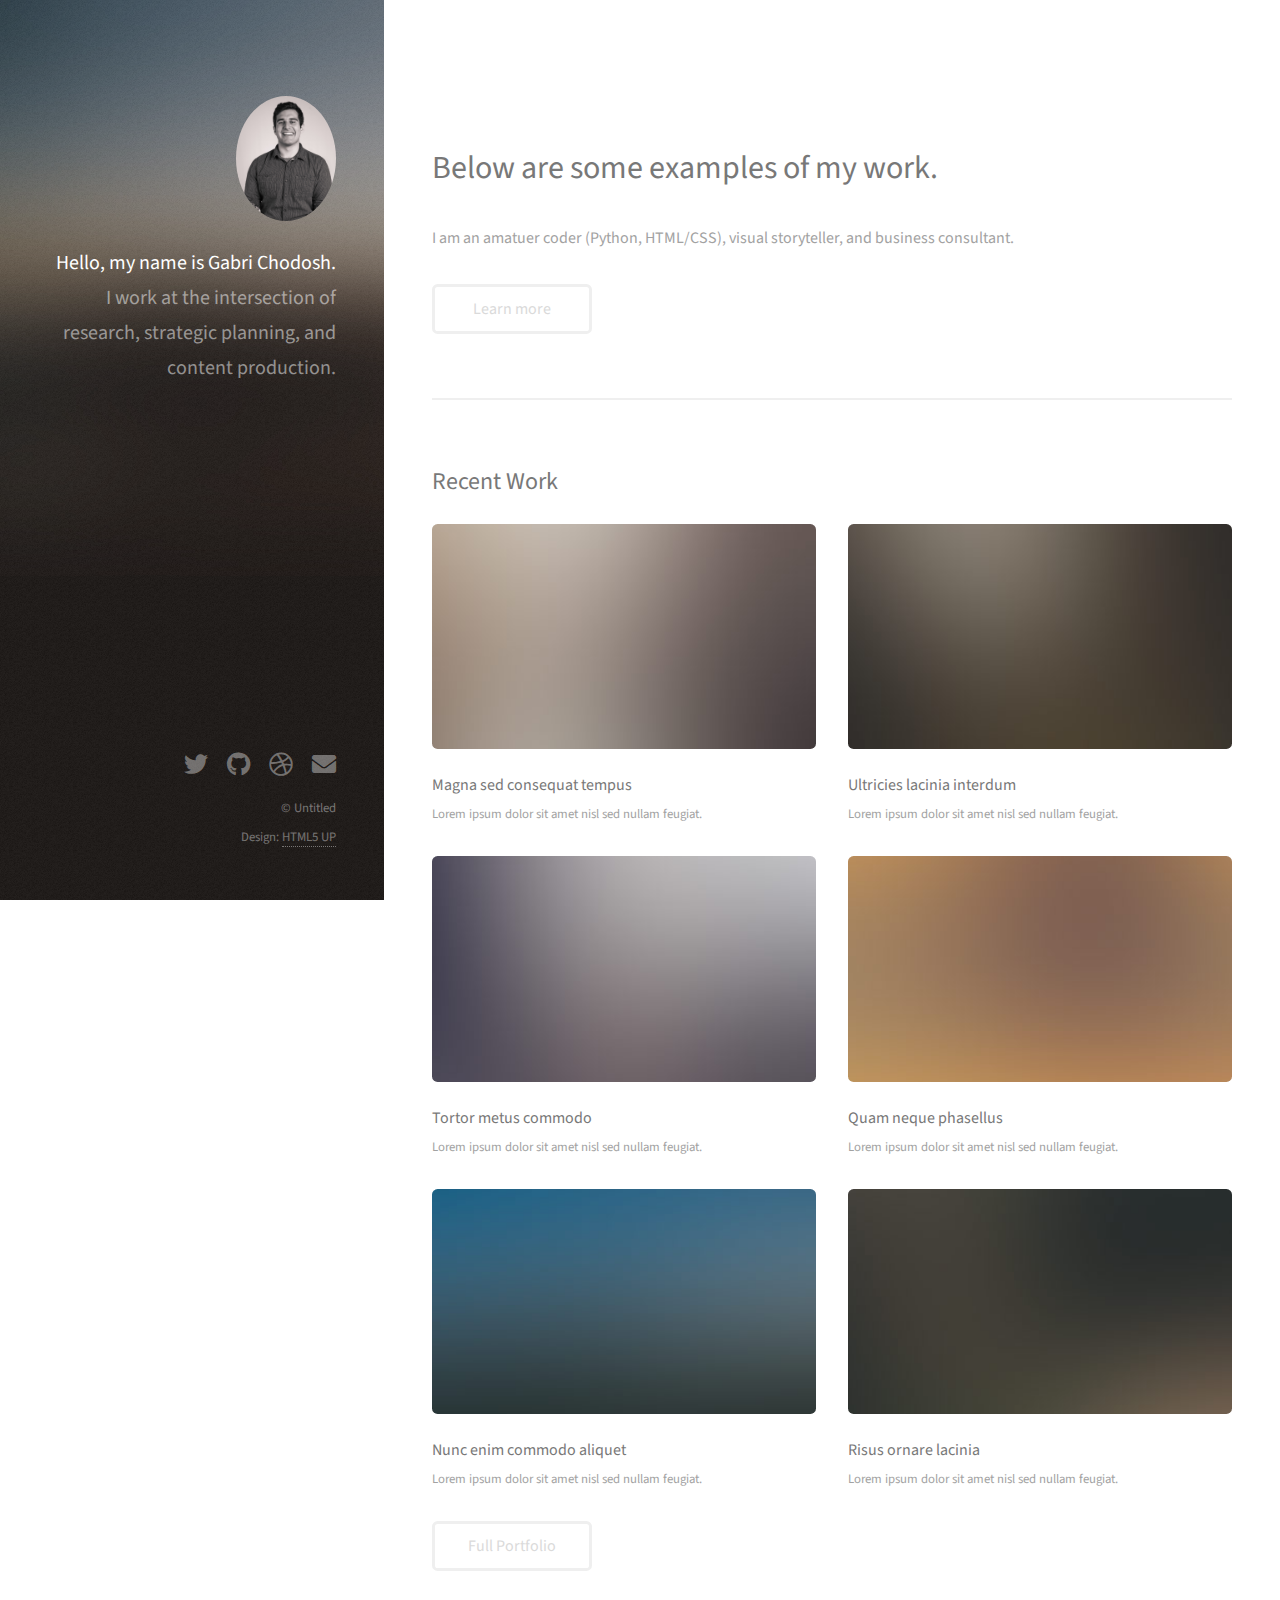
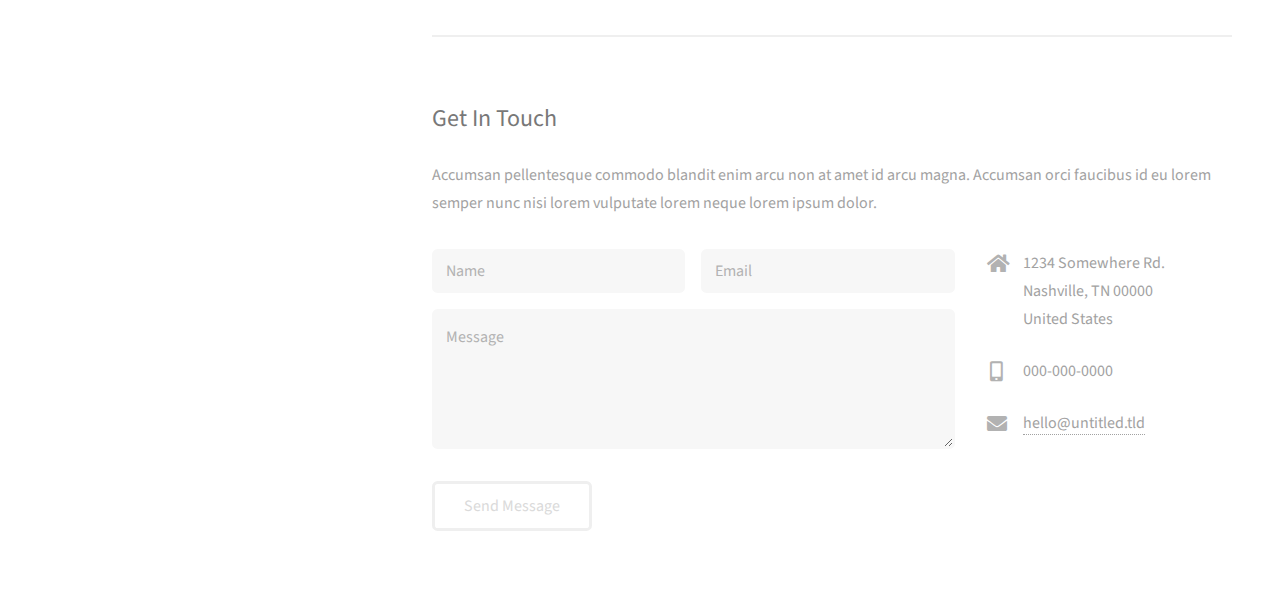
<file: index.html>
<!DOCTYPE HTML>
<html>
	<head>
		<title>Home</title>
		<meta charset="utf-8" />
		<meta name="viewport" content="width=device-width, initial-scale=1, user-scalable=no" />
		<link rel="stylesheet" href="assets/css/main.css" />
	</head>
	<body class="is-preload">

		<!-- Header -->
			<header id="header">
				<div class="inner">
					<a href="#" class="image avatar"><img src="images/GabriHead1.jpg" alt="" /></a>
					<h1><strong>Hello, my name is Gabri Chodosh.</strong><br />
					I work at the intersection of research,<br />
					strategic planning, and content production.</a></h1>
				</div>
			</header>

		<!-- Main -->
			<div id="main">

				<!-- One -->
					<section id="one">
						<header class="major">
							<h2><br />
							Below are some examples of my work.<br /></h2>
						</header>
						<p>I am an amatuer coder (Python, HTML/CSS), visual storyteller, and business consultant.</p>				
						<ul class="actions">
							<li><a href="page1.html" class="button">Learn more</a></li>
						</ul>
					</section>

				<!-- Two -->
					<section id="two">
						<h2>Recent Work</h2>
						<div class="row">
							<article class="col-6 col-12-xsmall work-item">
								<a href="images/fulls/01.jpg" class="image fit thumb"><img src="images/thumbs/01.jpg" alt="" /></a>
								<h3>Magna sed consequat tempus</h3>
								<p>Lorem ipsum dolor sit amet nisl sed nullam feugiat.</p>
							</article>
							<article class="col-6 col-12-xsmall work-item">
								<a href="images/fulls/02.jpg" class="image fit thumb"><img src="images/thumbs/02.jpg" alt="" /></a>
								<h3>Ultricies lacinia interdum</h3>
								<p>Lorem ipsum dolor sit amet nisl sed nullam feugiat.</p>
							</article>
							<article class="col-6 col-12-xsmall work-item">
								<a href="images/fulls/03.jpg" class="image fit thumb"><img src="images/thumbs/03.jpg" alt="" /></a>
								<h3>Tortor metus commodo</h3>
								<p>Lorem ipsum dolor sit amet nisl sed nullam feugiat.</p>
							</article>
							<article class="col-6 col-12-xsmall work-item">
								<a href="images/fulls/04.jpg" class="image fit thumb"><img src="images/thumbs/04.jpg" alt="" /></a>
								<h3>Quam neque phasellus</h3>
								<p>Lorem ipsum dolor sit amet nisl sed nullam feugiat.</p>
							</article>
							<article class="col-6 col-12-xsmall work-item">
								<a href="images/fulls/05.jpg" class="image fit thumb"><img src="images/thumbs/05.jpg" alt="" /></a>
								<h3>Nunc enim commodo aliquet</h3>
								<p>Lorem ipsum dolor sit amet nisl sed nullam feugiat.</p>
							</article>
							<article class="col-6 col-12-xsmall work-item">
								<a href="images/fulls/06.jpg" class="image fit thumb"><img src="images/thumbs/06.jpg" alt="" /></a>
								<h3>Risus ornare lacinia</h3>
								<p>Lorem ipsum dolor sit amet nisl sed nullam feugiat.</p>
							</article>
						</div>
						<ul class="actions">
							<li><a href="#" class="button">Full Portfolio</a></li>
						</ul>
					</section>

				<!-- Three -->
					<section id="three">
						<h2>Get In Touch</h2>
						<p>Accumsan pellentesque commodo blandit enim arcu non at amet id arcu magna. Accumsan orci faucibus id eu lorem semper nunc nisi lorem vulputate lorem neque lorem ipsum dolor.</p>
						<div class="row">
							<div class="col-8 col-12-small">
								<form method="post" action="#">
									<div class="row gtr-uniform gtr-50">
										<div class="col-6 col-12-xsmall"><input type="text" name="name" id="name" placeholder="Name" /></div>
										<div class="col-6 col-12-xsmall"><input type="email" name="email" id="email" placeholder="Email" /></div>
										<div class="col-12"><textarea name="message" id="message" placeholder="Message" rows="4"></textarea></div>
									</div>
								</form>
								<ul class="actions">
									<li><input type="submit" value="Send Message" /></li>
								</ul>
							</div>
							<div class="col-4 col-12-small">
								<ul class="labeled-icons">
									<li>
										<h3 class="icon solid fa-home"><span class="label">Address</span></h3>
										1234 Somewhere Rd.<br />
										Nashville, TN 00000<br />
										United States
									</li>
									<li>
										<h3 class="icon solid fa-mobile-alt"><span class="label">Phone</span></h3>
										000-000-0000
									</li>
									<li>
										<h3 class="icon solid fa-envelope"><span class="label">Email</span></h3>
										<a href="#">hello@untitled.tld</a>
									</li>
								</ul>
							</div>
						</div>
					</section>

				<!-- Four -->
				<!--
					<section id="four">
						<h2>Elements</h2>

						<section>
							<h4>Text</h4>
							<p>This is <b>bold</b> and this is <strong>strong</strong>. This is <i>italic</i> and this is <em>emphasized</em>.
							This is <sup>superscript</sup> text and this is <sub>subscript</sub> text.
							This is <u>underlined</u> and this is code: <code>for (;;) { ... }</code>. Finally, <a href="#">this is a link</a>.</p>
							<hr />
							<header>
								<h4>Heading with a Subtitle</h4>
								<p>Lorem ipsum dolor sit amet nullam id egestas urna aliquam</p>
							</header>
							<p>Nunc lacinia ante nunc ac lobortis. Interdum adipiscing gravida odio porttitor sem non mi integer non faucibus ornare mi ut ante amet placerat aliquet. Volutpat eu sed ante lacinia sapien lorem accumsan varius montes viverra nibh in adipiscing blandit tempus accumsan.</p>
							<header>
								<h5>Heading with a Subtitle</h5>
								<p>Lorem ipsum dolor sit amet nullam id egestas urna aliquam</p>
							</header>
							<p>Nunc lacinia ante nunc ac lobortis. Interdum adipiscing gravida odio porttitor sem non mi integer non faucibus ornare mi ut ante amet placerat aliquet. Volutpat eu sed ante lacinia sapien lorem accumsan varius montes viverra nibh in adipiscing blandit tempus accumsan.</p>
							<hr />
							<h2>Heading Level 2</h2>
							<h3>Heading Level 3</h3>
							<h4>Heading Level 4</h4>
							<h5>Heading Level 5</h5>
							<h6>Heading Level 6</h6>
							<hr />
							<h5>Blockquote</h5>
							<blockquote>Fringilla nisl. Donec accumsan interdum nisi, quis tincidunt felis sagittis eget tempus euismod. Vestibulum ante ipsum primis in faucibus vestibulum. Blandit adipiscing eu felis iaculis volutpat ac adipiscing accumsan faucibus. Vestibulum ante ipsum primis in faucibus lorem ipsum dolor sit amet nullam adipiscing eu felis.</blockquote>
							<h5>Preformatted</h5>
							<pre><code>i = 0;

while (!deck.isInOrder()) {
print 'Iteration ' + i;
deck.shuffle();
i++;
}

print 'It took ' + i + ' iterations to sort the deck.';</code></pre>
						</section>

						<section>
							<h4>Lists</h4>
							<div class="row">
								<div class="col-6 col-12-xsmall">
									<h5>Unordered</h5>
									<ul>
										<li>Dolor pulvinar etiam magna etiam.</li>
										<li>Sagittis adipiscing lorem eleifend.</li>
										<li>Felis enim feugiat dolore viverra.</li>
									</ul>
									<h5>Alternate</h5>
									<ul class="alt">
										<li>Dolor pulvinar etiam magna etiam.</li>
										<li>Sagittis adipiscing lorem eleifend.</li>
										<li>Felis enim feugiat dolore viverra.</li>
									</ul>
								</div>
								<div class="col-6 col-12-xsmall">
									<h5>Ordered</h5>
									<ol>
										<li>Dolor pulvinar etiam magna etiam.</li>
										<li>Etiam vel felis at lorem sed viverra.</li>
										<li>Felis enim feugiat dolore viverra.</li>
										<li>Dolor pulvinar etiam magna etiam.</li>
										<li>Etiam vel felis at lorem sed viverra.</li>
										<li>Felis enim feugiat dolore viverra.</li>
									</ol>
									<h5>Icons</h5>
									<ul class="icons">
										<li><a href="#" class="icon brands fa-twitter"><span class="label">Twitter</span></a></li>
										<li><a href="#" class="icon brands fa-facebook-f"><span class="label">Facebook</span></a></li>
										<li><a href="#" class="icon brands fa-instagram"><span class="label">Instagram</span></a></li>
										<li><a href="#" class="icon brands fa-github"><span class="label">Github</span></a></li>
										<li><a href="#" class="icon brands fa-dribbble"><span class="label">Dribbble</span></a></li>
										<li><a href="#" class="icon brands fa-tumblr"><span class="label">Tumblr</span></a></li>
									</ul>
								</div>
							</div>
							<h5>Actions</h5>
							<ul class="actions">
								<li><a href="#" class="button primary">Default</a></li>
								<li><a href="#" class="button">Default</a></li>
							</ul>
							<ul class="actions small">
								<li><a href="#" class="button primary small">Small</a></li>
								<li><a href="#" class="button small">Small</a></li>
							</ul>
							<div class="row">
								<div class="col-6 col-12-small">
									<ul class="actions stacked">
										<li><a href="#" class="button primary">Default</a></li>
										<li><a href="#" class="button">Default</a></li>
									</ul>
								</div>
								<div class="col-6 col-12-small">
									<ul class="actions stacked">
										<li><a href="#" class="button primary small">Small</a></li>
										<li><a href="#" class="button small">Small</a></li>
									</ul>
								</div>
								<div class="col-6 col-12-small">
									<ul class="actions stacked">
										<li><a href="#" class="button primary fit">Default</a></li>
										<li><a href="#" class="button fit">Default</a></li>
									</ul>
								</div>
								<div class="col-6 col-12-small">
									<ul class="actions stacked">
										<li><a href="#" class="button primary small fit">Small</a></li>
										<li><a href="#" class="button small fit">Small</a></li>
									</ul>
								</div>
							</div>
						</section>

						<section>
							<h4>Table</h4>
							<h5>Default</h5>
							<div class="table-wrapper">
								<table>
									<thead>
										<tr>
											<th>Name</th>
											<th>Description</th>
											<th>Price</th>
										</tr>
									</thead>
									<tbody>
										<tr>
											<td>Item One</td>
											<td>Ante turpis integer aliquet porttitor.</td>
											<td>29.99</td>
										</tr>
										<tr>
											<td>Item Two</td>
											<td>Vis ac commodo adipiscing arcu aliquet.</td>
											<td>19.99</td>
										</tr>
										<tr>
											<td>Item Three</td>
											<td> Morbi faucibus arcu accumsan lorem.</td>
											<td>29.99</td>
										</tr>
										<tr>
											<td>Item Four</td>
											<td>Vitae integer tempus condimentum.</td>
											<td>19.99</td>
										</tr>
										<tr>
											<td>Item Five</td>
											<td>Ante turpis integer aliquet porttitor.</td>
											<td>29.99</td>
										</tr>
									</tbody>
									<tfoot>
										<tr>
											<td colspan="2"></td>
											<td>100.00</td>
										</tr>
									</tfoot>
								</table>
							</div>

							<h5>Alternate</h5>
							<div class="table-wrapper">
								<table class="alt">
									<thead>
										<tr>
											<th>Name</th>
											<th>Description</th>
											<th>Price</th>
										</tr>
									</thead>
									<tbody>
										<tr>
											<td>Item One</td>
											<td>Ante turpis integer aliquet porttitor.</td>
											<td>29.99</td>
										</tr>
										<tr>
											<td>Item Two</td>
											<td>Vis ac commodo adipiscing arcu aliquet.</td>
											<td>19.99</td>
										</tr>
										<tr>
											<td>Item Three</td>
											<td> Morbi faucibus arcu accumsan lorem.</td>
											<td>29.99</td>
										</tr>
										<tr>
											<td>Item Four</td>
											<td>Vitae integer tempus condimentum.</td>
											<td>19.99</td>
										</tr>
										<tr>
											<td>Item Five</td>
											<td>Ante turpis integer aliquet porttitor.</td>
											<td>29.99</td>
										</tr>
									</tbody>
									<tfoot>
										<tr>
											<td colspan="2"></td>
											<td>100.00</td>
										</tr>
									</tfoot>
								</table>
							</div>
						</section>

						<section>
							<h4>Buttons</h4>
							<ul class="actions">
								<li><a href="#" class="button primary">Primary</a></li>
								<li><a href="#" class="button">Default</a></li>
							</ul>
							<ul class="actions">
								<li><a href="#" class="button large">Large</a></li>
								<li><a href="#" class="button">Default</a></li>
								<li><a href="#" class="button small">Small</a></li>
							</ul>
							<ul class="actions fit">
								<li><a href="#" class="button primary fit">Fit</a></li>
								<li><a href="#" class="button fit">Fit</a></li>
							</ul>
							<ul class="actions fit small">
								<li><a href="#" class="button primary fit small">Fit + Small</a></li>
								<li><a href="#" class="button fit small">Fit + Small</a></li>
							</ul>
							<ul class="actions">
								<li><a href="#" class="button primary icon solid fa-download">Icon</a></li>
								<li><a href="#" class="button icon solid fa-download">Icon</a></li>
							</ul>
							<ul class="actions">
								<li><span class="button primary disabled">Primary</span></li>
								<li><span class="button disabled">Default</span></li>
							</ul>
						</section>

						<section>
							<h4>Form</h4>
							<form method="post" action="#">
								<div class="row gtr-uniform gtr-50">
									<div class="col-6 col-12-xsmall">
										<input type="text" name="demo-name" id="demo-name" value="" placeholder="Name" />
									</div>
									<div class="col-6 col-12-xsmall">
										<input type="email" name="demo-email" id="demo-email" value="" placeholder="Email" />
									</div>
									<div class="col-12">
										<select name="demo-category" id="demo-category">
											<option value="">- Category -</option>
											<option value="1">Manufacturing</option>
											<option value="1">Shipping</option>
											<option value="1">Administration</option>
											<option value="1">Human Resources</option>
										</select>
									</div>
									<div class="col-4 col-12-small">
										<input type="radio" id="demo-priority-low" name="demo-priority" checked>
										<label for="demo-priority-low">Low Priority</label>
									</div>
									<div class="col-4 col-12-small">
										<input type="radio" id="demo-priority-normal" name="demo-priority">
										<label for="demo-priority-normal">Normal Priority</label>
									</div>
									<div class="col-4 col-12-small">
										<input type="radio" id="demo-priority-high" name="demo-priority">
										<label for="demo-priority-high">High Priority</label>
									</div>
									<div class="col-6 col-12-small">
										<input type="checkbox" id="demo-copy" name="demo-copy">
										<label for="demo-copy">Email me a copy of this message</label>
									</div>
									<div class="col-6 col-12-small">
										<input type="checkbox" id="demo-human" name="demo-human" checked>
										<label for="demo-human">I am a human and not a robot</label>
									</div>
									<div class="col-12">
										<textarea name="demo-message" id="demo-message" placeholder="Enter your message" rows="6"></textarea>
									</div>
									<div class="col-12">
										<ul class="actions">
											<li><input type="submit" value="Send Message" class="primary" /></li>
											<li><input type="reset" value="Reset" /></li>
										</ul>
									</div>
								</div>
							</form>
						</section>

						<section>
							<h4>Image</h4>
							<h5>Fit</h5>
							<div class="box alt">
								<div class="row gtr-50 gtr-uniform">
									<div class="col-12"><span class="image fit"><img src="images/fulls/05.jpg" alt="" /></span></div>
									<div class="col-4"><span class="image fit"><img src="images/thumbs/01.jpg" alt="" /></span></div>
									<div class="col-4"><span class="image fit"><img src="images/thumbs/02.jpg" alt="" /></span></div>
									<div class="col-4"><span class="image fit"><img src="images/thumbs/03.jpg" alt="" /></span></div>
									<div class="col-4"><span class="image fit"><img src="images/thumbs/04.jpg" alt="" /></span></div>
									<div class="col-4"><span class="image fit"><img src="images/thumbs/05.jpg" alt="" /></span></div>
									<div class="col-4"><span class="image fit"><img src="images/thumbs/06.jpg" alt="" /></span></div>
									<div class="col-4"><span class="image fit"><img src="images/thumbs/03.jpg" alt="" /></span></div>
									<div class="col-4"><span class="image fit"><img src="images/thumbs/02.jpg" alt="" /></span></div>
									<div class="col-4"><span class="image fit"><img src="images/thumbs/01.jpg" alt="" /></span></div>
								</div>
							</div>
							<h5>Left &amp; Right</h5>
							<p><span class="image left"><img src="images/avatar.jpg" alt="" /></span>Fringilla nisl. Donec accumsan interdum nisi, quis tincidunt felis sagittis eget. tempus euismod. Vestibulum ante ipsum primis in faucibus vestibulum. Blandit adipiscing eu felis iaculis volutpat ac adipiscing accumsan eu faucibus. Integer ac pellentesque praesent tincidunt felis sagittis eget. tempus euismod. Vestibulum ante ipsum primis in faucibus vestibulum. Blandit adipiscing eu felis iaculis volutpat ac adipiscing accumsan eu faucibus. Integer ac pellentesque praesent. Donec accumsan interdum nisi, quis tincidunt felis sagittis eget. tempus euismod. Vestibulum ante ipsum primis in faucibus vestibulum. Blandit adipiscing eu felis iaculis volutpat ac adipiscing accumsan eu faucibus. Integer ac pellentesque praesent tincidunt felis sagittis eget. tempus euismod. Vestibulum ante ipsum primis in faucibus vestibulum. Blandit adipiscing eu felis iaculis volutpat ac adipiscing accumsan eu faucibus. Integer ac pellentesque praesent.</p>
							<p><span class="image right"><img src="images/avatar.jpg" alt="" /></span>Fringilla nisl. Donec accumsan interdum nisi, quis tincidunt felis sagittis eget. tempus euismod. Vestibulum ante ipsum primis in faucibus vestibulum. Blandit adipiscing eu felis iaculis volutpat ac adipiscing accumsan eu faucibus. Integer ac pellentesque praesent tincidunt felis sagittis eget. tempus euismod. Vestibulum ante ipsum primis in faucibus vestibulum. Blandit adipiscing eu felis iaculis volutpat ac adipiscing accumsan eu faucibus. Integer ac pellentesque praesent. Donec accumsan interdum nisi, quis tincidunt felis sagittis eget. tempus euismod. Vestibulum ante ipsum primis in faucibus vestibulum. Blandit adipiscing eu felis iaculis volutpat ac adipiscing accumsan eu faucibus. Integer ac pellentesque praesent tincidunt felis sagittis eget. tempus euismod. Vestibulum ante ipsum primis in faucibus vestibulum. Blandit adipiscing eu felis iaculis volutpat ac adipiscing accumsan eu faucibus. Integer ac pellentesque praesent.</p>
						</section>

					</section>
				-->

			</div>

		<!-- Footer -->
			<footer id="footer">
				<div class="inner">
					<ul class="icons">
						<li><a href="#" class="icon brands fa-twitter"><span class="label">Twitter</span></a></li>
						<li><a href="#" class="icon brands fa-github"><span class="label">Github</span></a></li>
						<li><a href="#" class="icon brands fa-dribbble"><span class="label">Dribbble</span></a></li>
						<li><a href="#" class="icon solid fa-envelope"><span class="label">Email</span></a></li>
					</ul>
					<ul class="copyright">
						<li>&copy; Untitled</li><li>Design: <a href="http://html5up.net">HTML5 UP</a></li>
					</ul>
				</div>
			</footer>

		<!-- Scripts -->
			<script src="assets/js/jquery.min.js"></script>
			<script src="assets/js/jquery.poptrox.min.js"></script>
			<script src="assets/js/browser.min.js"></script>
			<script src="assets/js/breakpoints.min.js"></script>
			<script src="assets/js/util.js"></script>
			<script src="assets/js/main.js"></script>

	</body>
</html>
</file>
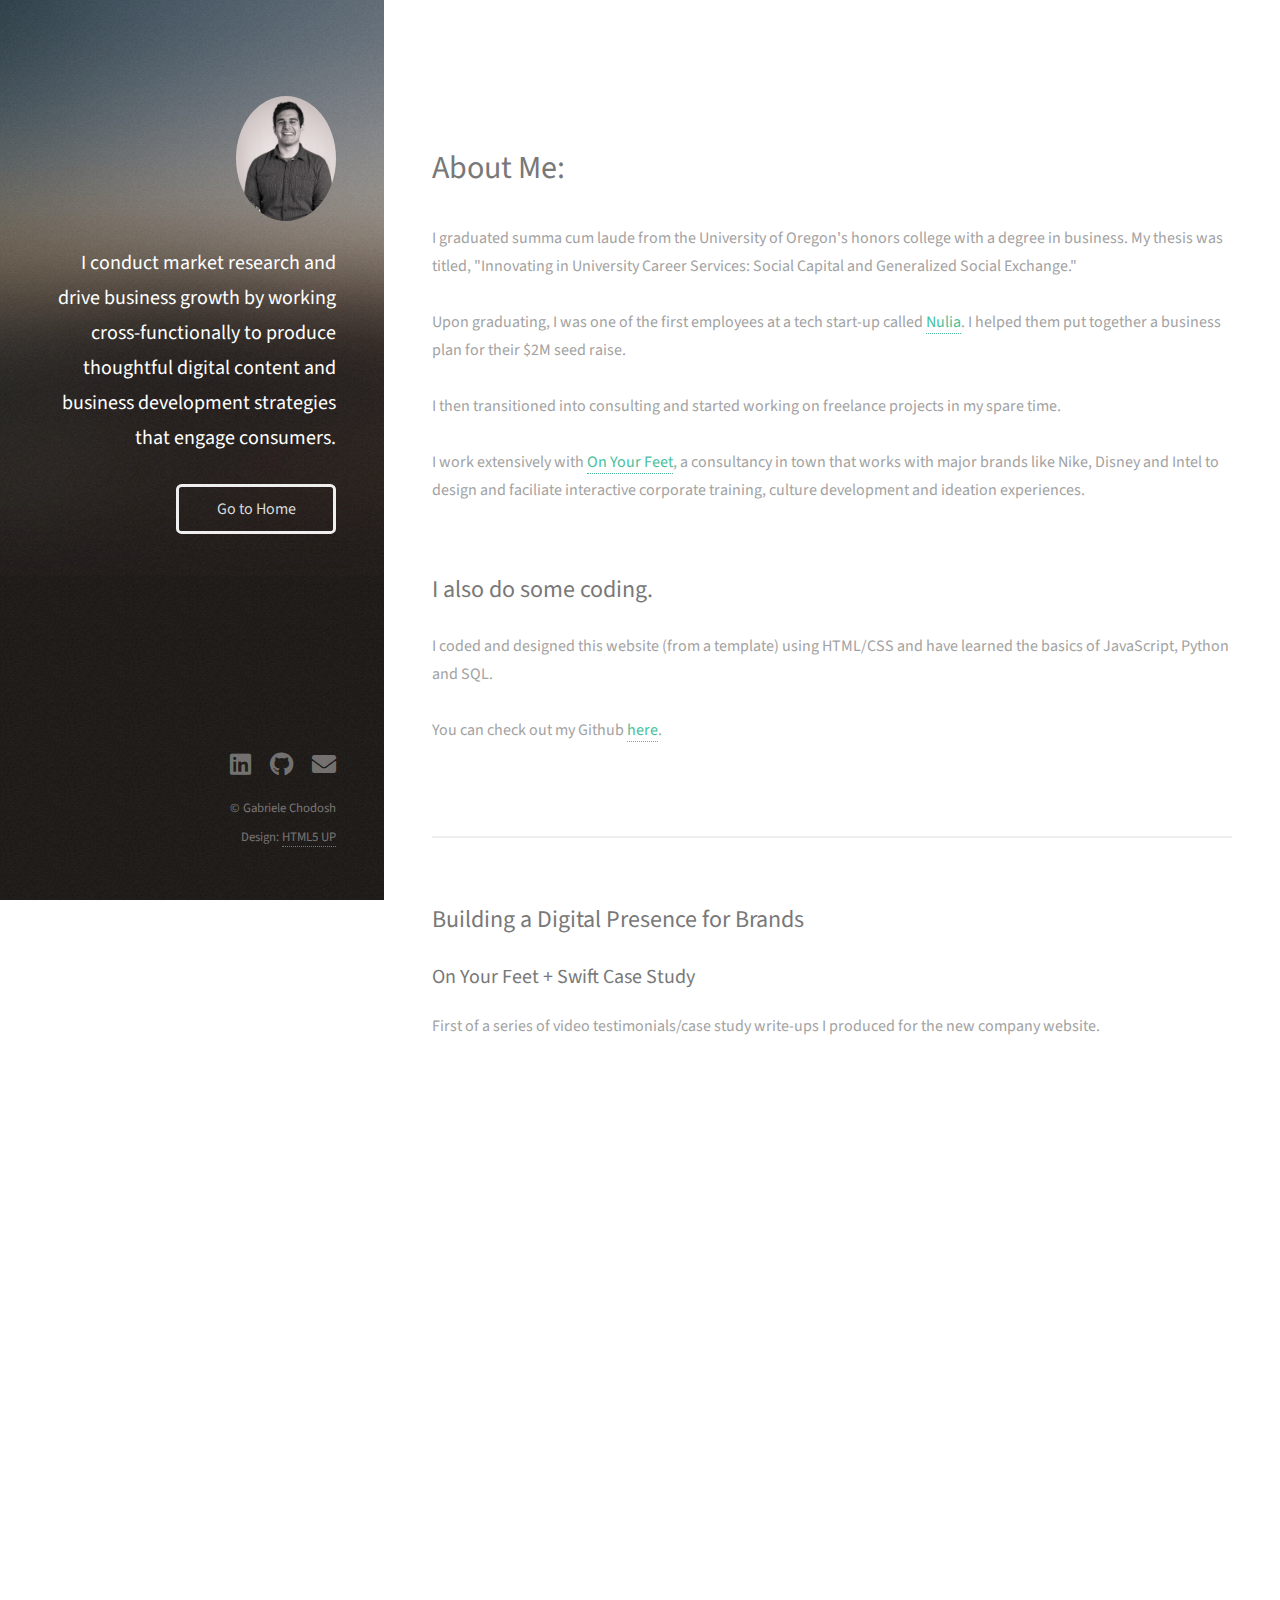
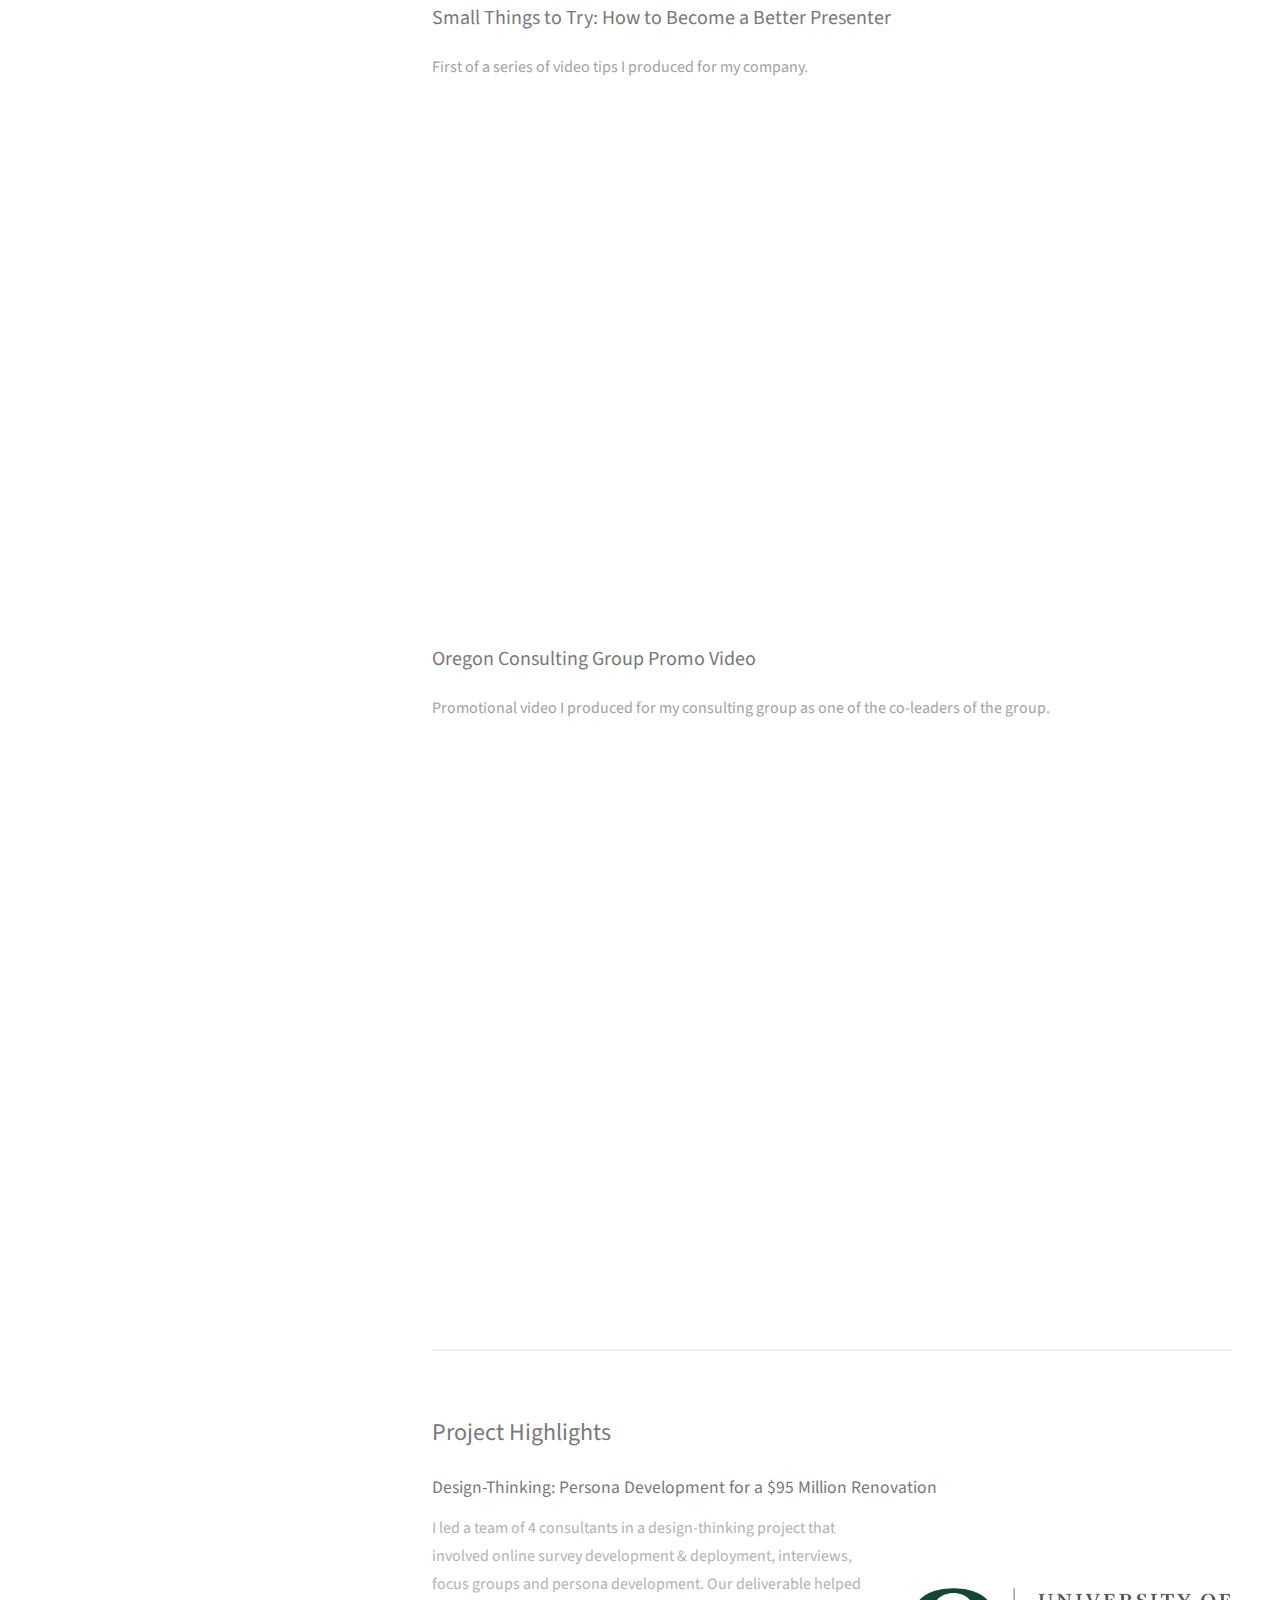
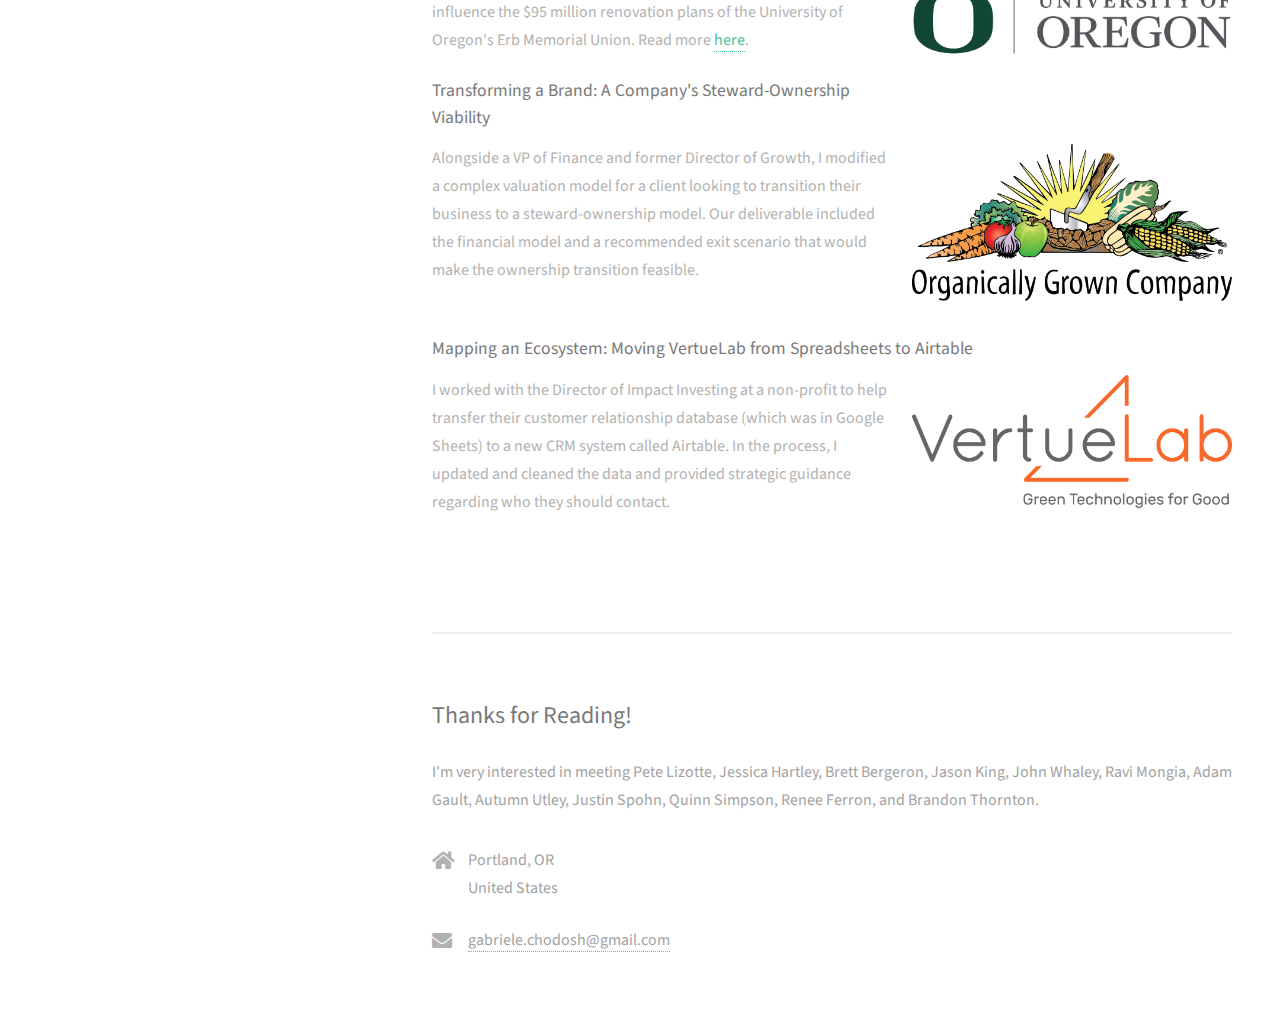
<file: aboutme.html>
<!DOCTYPE HTML>
<html>
	<head>
		<title>About Me</title>
		<meta charset="utf-8" />
		<meta name="viewport" content="width=device-width, initial-scale=1, user-scalable=no" />
		<link rel="stylesheet" href="assets/css/main.css" />
		<link rel="icon" href="images/gabrilogo.JPG"/>
	</head>
	<body class="is-preload">

		<!-- Header -->
			<header id="header">
				<div class="inner">
					<a href="#" class="image avatar"><img src="images/GabriHead1.jpg" alt="" /></a>
					<h1><strong>I conduct market research and drive business growth by working cross-functionally to produce thoughtful digital content and business development strategies that engage consumers.</strong></h1>
					<br />
					<a href="home.html" class="button" class="align-right">Go to Home</a>
				</div>
			</header>

		<!-- Main -->
			<div id="main">

				<!-- One -->
					<section id="one">
						<header class="major">
							<h1><br />About Me:<br /></h1>
						</header>
						<p>I graduated summa cum laude from the University of Oregon's honors college with a degree in business. My thesis was titled, "Innovating in University Career Services: Social Capital and Generalized Social Exchange."<br><br>
						 Upon graduating, I was one of the first employees at a tech start-up called <a href="https://nulia.cloud/" class="link">Nulia</a>. I helped them put together a business plan for their $2M seed raise.<br><br>
						 I then transitioned into consulting and started working on freelance projects in my spare time.<br><br>
						I work extensively with <a href="https://www.oyf.com/" class="link">On Your Feet</a>, a consultancy in town that works with major brands like Nike, Disney and Intel to design and faciliate interactive corporate training, culture development and ideation experiences.</p>				
						<h2><br />I also do some coding.<br /></h2>
						<p>I coded and designed this website (from a template) using HTML/CSS and have learned the basics of JavaScript, Python and SQL.<br><br>
						You can check out my Github <a href="https://github.com/chodoshg" class="link">here</a>.<br><br></p>
					</section>

					<!-- Two -->
					<section id="two">
						<h2>Building a Digital Presence for Brands</h2>
						<div class="row">
							<article class="col-6 col-12">
								<h3>On Your Feet + Swift Case Study</h3>
								<p>First of a series of video testimonials/case study write-ups I produced for the new company website.</p>
								<div class="videoWrapper">
									<iframe width="560" height="315" src="https://player.vimeo.com/video/376868371" frameborder="0" allow="accelerometer; autoplay; encrypted-media; gyroscope; picture-in-picture" allowfullscreen></iframe>
								</div><br><br>
							</article>
							<article class="col-6 col-12">
								<h3>Small Things to Try: How to Become a Better Presenter</h3>
								<p>First of a series of video tips I produced for my company.</p>
								<div class="videoWrapper">
									<iframe width="560" height="315" src="https://www.youtube.com/embed/lNKngDhbuJM" frameborder="0" allow="accelerometer; autoplay; encrypted-media; gyroscope; picture-in-picture" allowfullscreen></iframe>
								</div><br><br>
							</article>
							<article class="col-6 col-12">
								<h3>Oregon Consulting Group Promo Video</h3>
								<p>Promotional video I produced for my consulting group as one of the co-leaders of the group.</p>
								<div class="videoWrapper">
									<iframe width="560" height="315" src="https://www.youtube.com/embed/7OJqTVarMaA"  frameborder="0" allow="accelerometer; autoplay; encrypted-media; gyroscope; picture-in-picture" allowfullscreen></iframe>
								</div><br><br>
							</article>
						</div>	
					</section>

					<!-- Three -->
					<section id="three">		
						<h2>Project Highlights</h2>
						<header>
								<h4>Design-Thinking: Persona Development for a $95 Million Renovation</h4>
								<p><span class="image right"><img src="images/uologo.png" alt="" /></span><p>I led a team of 4 consultants in a design-thinking project that involved online survey development & deployment, interviews, focus groups and persona development. Our deliverable helped influence the $95 million renovation plans of the University of Oregon's Erb Memorial Union. Read more <a href="https://business.uoregon.edu/news/student-experience-project" class="link">here</a>.</p>						
						</header>
						<header>
							<h4>Transforming a Brand: A Company's Steward-Ownership Viability</h4>
							<p><span class="image right"><img src="images/ogclogo.png" alt="" /></span><p>Alongside a VP of Finance and former Director of Growth, I modified a complex valuation model for a client looking to transition their business to a steward-ownership model. Our deliverable included the financial model and a recommended exit scenario that would make the ownership transition feasible.</p>						
						</header>
						<br>
						<header>
							<h4>Mapping an Ecosystem: Moving VertueLab from Spreadsheets to Airtable</h4>
							<p><span class="image right"><img src="images/vertuelablogo.png" alt="" /></span><p>I worked with the Director of Impact Investing at a non-profit to help transfer their customer relationship database (which was in Google Sheets) to a new CRM system called Airtable. In the process, I updated and cleaned the data and provided strategic guidance regarding who they should contact.</p>						
						</header>
						<br>
					</section>	
				<!-- Three -->
				<section id="three">
					<h2>Thanks for Reading!</h2>
					<p>I'm very interested in meeting Pete Lizotte, Jessica Hartley, Brett Bergeron, Jason King, John Whaley, Ravi Mongia, Adam Gault, Autumn Utley, Justin Spohn, Quinn Simpson, Renee Ferron, and Brandon Thornton.</p>
						<div class="col-4 col-12-small">
							<ul class="labeled-icons">
								<li>
									<h3 class="icon solid fa-home"><span class="label">Address</span></h3>
									Portland, OR<br />
									United States
								</li>
								<li>
									<h3 class="icon solid fa-envelope"><span class="label">Email</span></h3>
									<a href="#">gabriele.chodosh@gmail.com</a>
								</li>
							</ul>
						</div>
					</div>
				</section>

				<!-- Four -->
				<!--
					<section id="four">
						<h2>Elements</h2>

						<section>
							<h4>Text</h4>
							<p>This is <b>bold</b> and this is <strong>strong</strong>. This is <i>italic</i> and this is <em>emphasized</em>.
							This is <sup>superscript</sup> text and this is <sub>subscript</sub> text.
							This is <u>underlined</u> and this is code: <code>for (;;) { ... }</code>. Finally, <a href="#">this is a link</a>.</p>
							<hr />
							<header>
								<h4>Heading with a Subtitle</h4>
								<p>Lorem ipsum dolor sit amet nullam id egestas urna aliquam</p>
							</header>
							<p>Nunc lacinia ante nunc ac lobortis. Interdum adipiscing gravida odio porttitor sem non mi integer non faucibus ornare mi ut ante amet placerat aliquet. Volutpat eu sed ante lacinia sapien lorem accumsan varius montes viverra nibh in adipiscing blandit tempus accumsan.</p>
							<header>
								<h5>Heading with a Subtitle</h5>
								<p>Lorem ipsum dolor sit amet nullam id egestas urna aliquam</p>
							</header>
							<p>Nunc lacinia ante nunc ac lobortis. Interdum adipiscing gravida odio porttitor sem non mi integer non faucibus ornare mi ut ante amet placerat aliquet. Volutpat eu sed ante lacinia sapien lorem accumsan varius montes viverra nibh in adipiscing blandit tempus accumsan.</p>
							<hr />
							<h2>Heading Level 2</h2>
							<h3>Heading Level 3</h3>
							<h4>Heading Level 4</h4>
							<h5>Heading Level 5</h5>
							<h6>Heading Level 6</h6>
							<hr />
							<h5>Blockquote</h5>
							<blockquote>Fringilla nisl. Donec accumsan interdum nisi, quis tincidunt felis sagittis eget tempus euismod. Vestibulum ante ipsum primis in faucibus vestibulum. Blandit adipiscing eu felis iaculis volutpat ac adipiscing accumsan faucibus. Vestibulum ante ipsum primis in faucibus lorem ipsum dolor sit amet nullam adipiscing eu felis.</blockquote>
							<h5>Preformatted</h5>
							<pre><code>i = 0;

while (!deck.isInOrder()) {
print 'Iteration ' + i;
deck.shuffle();
i++;
}

print 'It took ' + i + ' iterations to sort the deck.';</code></pre>
						</section>

						<section>
							<h4>Lists</h4>
							<div class="row">
								<div class="col-6 col-12-xsmall">
									<h5>Unordered</h5>
									<ul>
										<li>Dolor pulvinar etiam magna etiam.</li>
										<li>Sagittis adipiscing lorem eleifend.</li>
										<li>Felis enim feugiat dolore viverra.</li>
									</ul>
									<h5>Alternate</h5>
									<ul class="alt">
										<li>Dolor pulvinar etiam magna etiam.</li>
										<li>Sagittis adipiscing lorem eleifend.</li>
										<li>Felis enim feugiat dolore viverra.</li>
									</ul>
								</div>
								<div class="col-6 col-12-xsmall">
									<h5>Ordered</h5>
									<ol>
										<li>Dolor pulvinar etiam magna etiam.</li>
										<li>Etiam vel felis at lorem sed viverra.</li>
										<li>Felis enim feugiat dolore viverra.</li>
										<li>Dolor pulvinar etiam magna etiam.</li>
										<li>Etiam vel felis at lorem sed viverra.</li>
										<li>Felis enim feugiat dolore viverra.</li>
									</ol>
									<h5>Icons</h5>
									<ul class="icons">
										<li><a href="#" class="icon brands fa-twitter"><span class="label">Twitter</span></a></li>
										<li><a href="#" class="icon brands fa-facebook-f"><span class="label">Facebook</span></a></li>
										<li><a href="#" class="icon brands fa-instagram"><span class="label">Instagram</span></a></li>
										<li><a href="#" class="icon brands fa-github"><span class="label">Github</span></a></li>
										<li><a href="#" class="icon brands fa-dribbble"><span class="label">Dribbble</span></a></li>
										<li><a href="#" class="icon brands fa-tumblr"><span class="label">Tumblr</span></a></li>
									</ul>
								</div>
							</div>
							<h5>Actions</h5>
							<ul class="actions">
								<li><a href="#" class="button primary">Default</a></li>
								<li><a href="#" class="button">Default</a></li>
							</ul>
							<ul class="actions small">
								<li><a href="#" class="button primary small">Small</a></li>
								<li><a href="#" class="button small">Small</a></li>
							</ul>
							<div class="row">
								<div class="col-6 col-12-small">
									<ul class="actions stacked">
										<li><a href="#" class="button primary">Default</a></li>
										<li><a href="#" class="button">Default</a></li>
									</ul>
								</div>
								<div class="col-6 col-12-small">
									<ul class="actions stacked">
										<li><a href="#" class="button primary small">Small</a></li>
										<li><a href="#" class="button small">Small</a></li>
									</ul>
								</div>
								<div class="col-6 col-12-small">
									<ul class="actions stacked">
										<li><a href="#" class="button primary fit">Default</a></li>
										<li><a href="#" class="button fit">Default</a></li>
									</ul>
								</div>
								<div class="col-6 col-12-small">
									<ul class="actions stacked">
										<li><a href="#" class="button primary small fit">Small</a></li>
										<li><a href="#" class="button small fit">Small</a></li>
									</ul>
								</div>
							</div>
						</section>

						<section>
							<h4>Table</h4>
							<h5>Default</h5>
							<div class="table-wrapper">
								<table>
									<thead>
										<tr>
											<th>Name</th>
											<th>Description</th>
											<th>Price</th>
										</tr>
									</thead>
									<tbody>
										<tr>
											<td>Item One</td>
											<td>Ante turpis integer aliquet porttitor.</td>
											<td>29.99</td>
										</tr>
										<tr>
											<td>Item Two</td>
											<td>Vis ac commodo adipiscing arcu aliquet.</td>
											<td>19.99</td>
										</tr>
										<tr>
											<td>Item Three</td>
											<td> Morbi faucibus arcu accumsan lorem.</td>
											<td>29.99</td>
										</tr>
										<tr>
											<td>Item Four</td>
											<td>Vitae integer tempus condimentum.</td>
											<td>19.99</td>
										</tr>
										<tr>
											<td>Item Five</td>
											<td>Ante turpis integer aliquet porttitor.</td>
											<td>29.99</td>
										</tr>
									</tbody>
									<tfoot>
										<tr>
											<td colspan="2"></td>
											<td>100.00</td>
										</tr>
									</tfoot>
								</table>
							</div>

							<h5>Alternate</h5>
							<div class="table-wrapper">
								<table class="alt">
									<thead>
										<tr>
											<th>Name</th>
											<th>Description</th>
											<th>Price</th>
										</tr>
									</thead>
									<tbody>
										<tr>
											<td>Item One</td>
											<td>Ante turpis integer aliquet porttitor.</td>
											<td>29.99</td>
										</tr>
										<tr>
											<td>Item Two</td>
											<td>Vis ac commodo adipiscing arcu aliquet.</td>
											<td>19.99</td>
										</tr>
										<tr>
											<td>Item Three</td>
											<td> Morbi faucibus arcu accumsan lorem.</td>
											<td>29.99</td>
										</tr>
										<tr>
											<td>Item Four</td>
											<td>Vitae integer tempus condimentum.</td>
											<td>19.99</td>
										</tr>
										<tr>
											<td>Item Five</td>
											<td>Ante turpis integer aliquet porttitor.</td>
											<td>29.99</td>
										</tr>
									</tbody>
									<tfoot>
										<tr>
											<td colspan="2"></td>
											<td>100.00</td>
										</tr>
									</tfoot>
								</table>
							</div>
						</section>

						<section>
							<h4>Buttons</h4>
							<ul class="actions">
								<li><a href="#" class="button primary">Primary</a></li>
								<li><a href="#" class="button">Default</a></li>
							</ul>
							<ul class="actions">
								<li><a href="#" class="button large">Large</a></li>
								<li><a href="#" class="button">Default</a></li>
								<li><a href="#" class="button small">Small</a></li>
							</ul>
							<ul class="actions fit">
								<li><a href="#" class="button primary fit">Fit</a></li>
								<li><a href="#" class="button fit">Fit</a></li>
							</ul>
							<ul class="actions fit small">
								<li><a href="#" class="button primary fit small">Fit + Small</a></li>
								<li><a href="#" class="button fit small">Fit + Small</a></li>
							</ul>
							<ul class="actions">
								<li><a href="#" class="button primary icon solid fa-download">Icon</a></li>
								<li><a href="#" class="button icon solid fa-download">Icon</a></li>
							</ul>
							<ul class="actions">
								<li><span class="button primary disabled">Primary</span></li>
								<li><span class="button disabled">Default</span></li>
							</ul>
						</section>

						<section>
							<h4>Form</h4>
							<form method="post" action="#">
								<div class="row gtr-uniform gtr-50">
									<div class="col-6 col-12-xsmall">
										<input type="text" name="demo-name" id="demo-name" value="" placeholder="Name" />
									</div>
									<div class="col-6 col-12-xsmall">
										<input type="email" name="demo-email" id="demo-email" value="" placeholder="Email" />
									</div>
									<div class="col-12">
										<select name="demo-category" id="demo-category">
											<option value="">- Category -</option>
											<option value="1">Manufacturing</option>
											<option value="1">Shipping</option>
											<option value="1">Administration</option>
											<option value="1">Human Resources</option>
										</select>
									</div>
									<div class="col-4 col-12-small">
										<input type="radio" id="demo-priority-low" name="demo-priority" checked>
										<label for="demo-priority-low">Low Priority</label>
									</div>
									<div class="col-4 col-12-small">
										<input type="radio" id="demo-priority-normal" name="demo-priority">
										<label for="demo-priority-normal">Normal Priority</label>
									</div>
									<div class="col-4 col-12-small">
										<input type="radio" id="demo-priority-high" name="demo-priority">
										<label for="demo-priority-high">High Priority</label>
									</div>
									<div class="col-6 col-12-small">
										<input type="checkbox" id="demo-copy" name="demo-copy">
										<label for="demo-copy">Email me a copy of this message</label>
									</div>
									<div class="col-6 col-12-small">
										<input type="checkbox" id="demo-human" name="demo-human" checked>
										<label for="demo-human">I am a human and not a robot</label>
									</div>
									<div class="col-12">
										<textarea name="demo-message" id="demo-message" placeholder="Enter your message" rows="6"></textarea>
									</div>
									<div class="col-12">
										<ul class="actions">
											<li><input type="submit" value="Send Message" class="primary" /></li>
											<li><input type="reset" value="Reset" /></li>
										</ul>
									</div>
								</div>
							</form>
						</section>

						<section>
							<h4>Image</h4>
							<h5>Fit</h5>
							<div class="box alt">
								<div class="row gtr-50 gtr-uniform">
									<div class="col-12"><span class="image fit"><img src="images/fulls/05.jpg" alt="" /></span></div>
									<div class="col-4"><span class="image fit"><img src="images/thumbs/01.jpg" alt="" /></span></div>
									<div class="col-4"><span class="image fit"><img src="images/thumbs/02.jpg" alt="" /></span></div>
									<div class="col-4"><span class="image fit"><img src="images/thumbs/03.jpg" alt="" /></span></div>
									<div class="col-4"><span class="image fit"><img src="images/thumbs/04.jpg" alt="" /></span></div>
									<div class="col-4"><span class="image fit"><img src="images/thumbs/05.jpg" alt="" /></span></div>
									<div class="col-4"><span class="image fit"><img src="images/thumbs/06.jpg" alt="" /></span></div>
									<div class="col-4"><span class="image fit"><img src="images/thumbs/03.jpg" alt="" /></span></div>
									<div class="col-4"><span class="image fit"><img src="images/thumbs/02.jpg" alt="" /></span></div>
									<div class="col-4"><span class="image fit"><img src="images/thumbs/01.jpg" alt="" /></span></div>
								</div>
							</div>
							<h5>Left &amp; Right</h5>
							<p><span class="image left"><img src="images/avatar.jpg" alt="" /></span>Fringilla nisl. Donec accumsan interdum nisi, quis tincidunt felis sagittis eget. tempus euismod. Vestibulum ante ipsum primis in faucibus vestibulum. Blandit adipiscing eu felis iaculis volutpat ac adipiscing accumsan eu faucibus. Integer ac pellentesque praesent tincidunt felis sagittis eget. tempus euismod. Vestibulum ante ipsum primis in faucibus vestibulum. Blandit adipiscing eu felis iaculis volutpat ac adipiscing accumsan eu faucibus. Integer ac pellentesque praesent. Donec accumsan interdum nisi, quis tincidunt felis sagittis eget. tempus euismod. Vestibulum ante ipsum primis in faucibus vestibulum. Blandit adipiscing eu felis iaculis volutpat ac adipiscing accumsan eu faucibus. Integer ac pellentesque praesent tincidunt felis sagittis eget. tempus euismod. Vestibulum ante ipsum primis in faucibus vestibulum. Blandit adipiscing eu felis iaculis volutpat ac adipiscing accumsan eu faucibus. Integer ac pellentesque praesent.</p>
							<p><span class="image right"><img src="images/avatar.jpg" alt="" /></span>Fringilla nisl. Donec accumsan interdum nisi, quis tincidunt felis sagittis eget. tempus euismod. Vestibulum ante ipsum primis in faucibus vestibulum. Blandit adipiscing eu felis iaculis volutpat ac adipiscing accumsan eu faucibus. Integer ac pellentesque praesent tincidunt felis sagittis eget. tempus euismod. Vestibulum ante ipsum primis in faucibus vestibulum. Blandit adipiscing eu felis iaculis volutpat ac adipiscing accumsan eu faucibus. Integer ac pellentesque praesent. Donec accumsan interdum nisi, quis tincidunt felis sagittis eget. tempus euismod. Vestibulum ante ipsum primis in faucibus vestibulum. Blandit adipiscing eu felis iaculis volutpat ac adipiscing accumsan eu faucibus. Integer ac pellentesque praesent tincidunt felis sagittis eget. tempus euismod. Vestibulum ante ipsum primis in faucibus vestibulum. Blandit adipiscing eu felis iaculis volutpat ac adipiscing accumsan eu faucibus. Integer ac pellentesque praesent.</p>
						</section>

					</section>
				-->

			</div>

		<!-- Footer -->
			<footer id="footer">
				<div class="inner">
					<ul class="icons">
						<li><a href="https://linkedin.com/in/gabriele-chodosh-881b4566" class="icon brands fa-linkedin"><span class="label">LinkedIn</span></a></li>
						<li><a href="https://github.com/chodoshg" class="icon brands fa-github"><span class="label">Github</span></a></li>
						<li><a href="mailto:gabriele.chodosh@gmail.com" class="icon solid fa-envelope"><span class="label">Email</span></a></li>
					</ul>
					<ul class="copyright">
						<li>&copy; Gabriele Chodosh</li><li>Design: <a href="http://html5up.net">HTML5 UP</a></li>
					</ul>
				</div>
			</footer>

		<!-- Scripts -->
			<script src="assets/js/jquery.min.js"></script>
			<script src="assets/js/jquery.poptrox.min.js"></script>
			<script src="assets/js/browser.min.js"></script>
			<script src="assets/js/breakpoints.min.js"></script>
			<script src="assets/js/util.js"></script>
			<script src="assets/js/main.js"></script>

	</body>
</html>
</file>
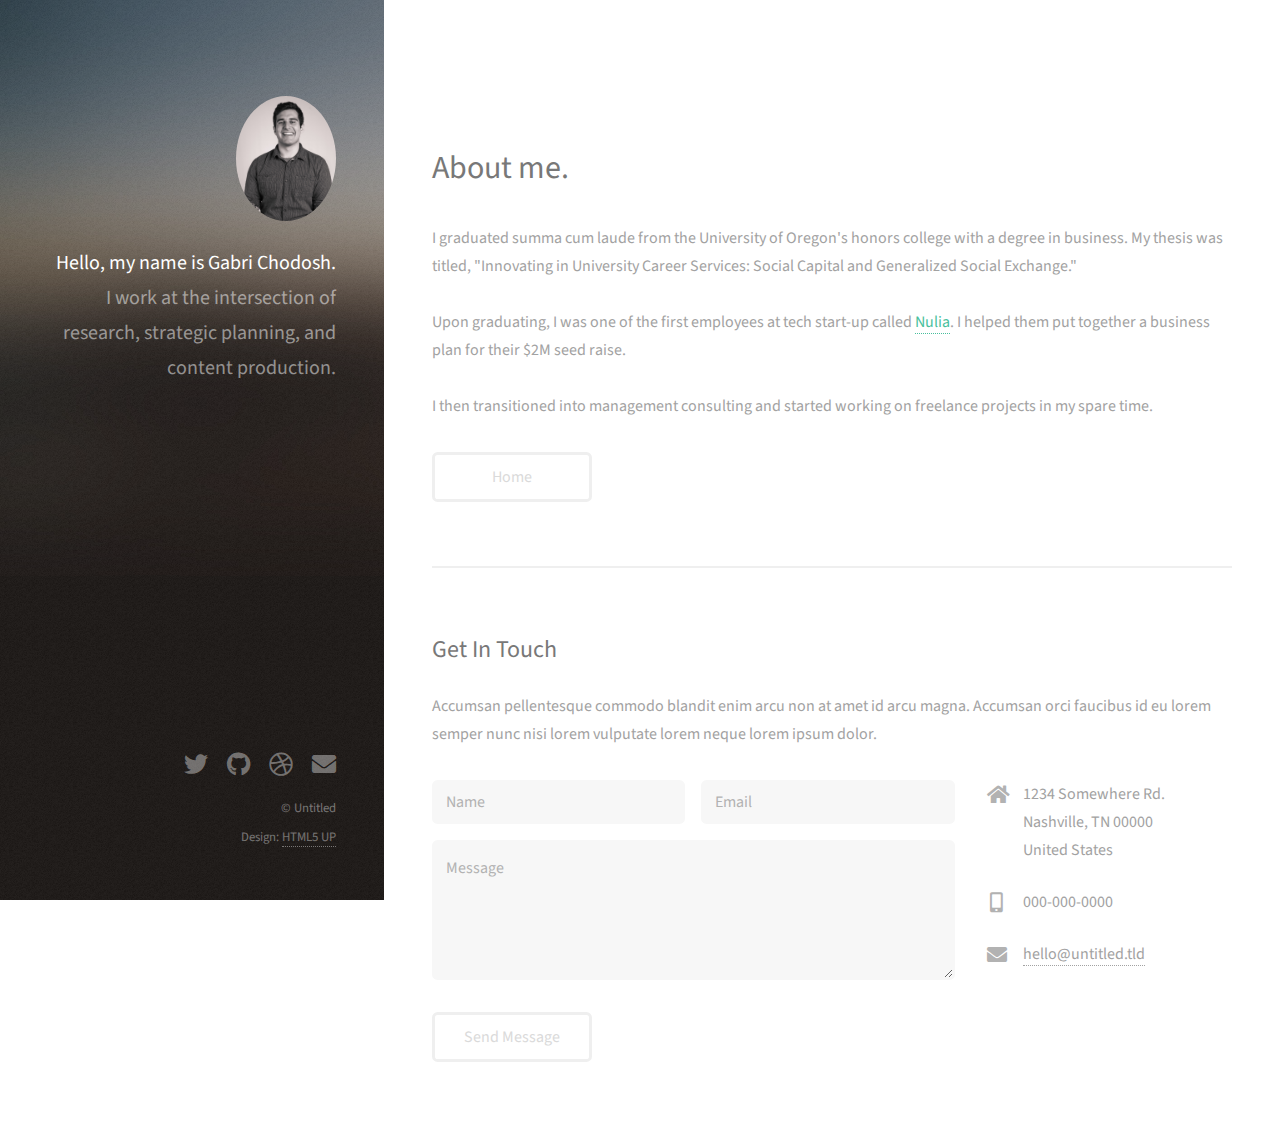
<file: page1.html>
<!DOCTYPE HTML>
<!--
	Strata by HTML5 UP
	html5up.net | @ajlkn
	Free for personal and commercial use under the CCA 3.0 license (html5up.net/license)
-->
<html>
	<head>
		<title>Strata by HTML5 UP</title>
		<meta charset="utf-8" />
		<meta name="viewport" content="width=device-width, initial-scale=1, user-scalable=no" />
		<link rel="stylesheet" href="assets/css/main.css" />
	</head>
	<body class="is-preload">

		<!-- Header -->
			<header id="header">
				<div class="inner">
					<a href="#" class="image avatar"><img src="images/GabriHead1.jpg" alt="" /></a>
					<h1><strong>Hello, my name is Gabri Chodosh.</strong><br />
					I work at the intersection of research,<br />
					strategic planning, and content production.</a></h1>
				</div>
			</header>

		<!-- Main -->
			<div id="main">

				<!-- One -->
					<section id="one">
						<header class="major">
							<h1><br />About me.<br /></h1>
						</header>
						<p>I graduated summa cum laude from the University of Oregon's honors college with a degree in business. My thesis was titled, "Innovating in University Career Services: Social Capital and Generalized Social Exchange."<br><br>
						 Upon graduating, I was one of the first employees at tech start-up called <a href="https://nulia.cloud/" class="link">Nulia</a>. I helped them put together a business plan for their $2M seed raise.<br><br>
						 I then transitioned into management consulting and started working on freelance projects in my spare time.</p>				
						<ul class="actions">
							<li><a href="index.html" class="button">Home</a></li>
						</ul>
					</section>

				<!-- Three -->
					<section id="three">
						<h2>Get In Touch</h2>
						<p>Accumsan pellentesque commodo blandit enim arcu non at amet id arcu magna. Accumsan orci faucibus id eu lorem semper nunc nisi lorem vulputate lorem neque lorem ipsum dolor.</p>
						<div class="row">
							<div class="col-8 col-12-small">
								<form method="post" action="#">
									<div class="row gtr-uniform gtr-50">
										<div class="col-6 col-12-xsmall"><input type="text" name="name" id="name" placeholder="Name" /></div>
										<div class="col-6 col-12-xsmall"><input type="email" name="email" id="email" placeholder="Email" /></div>
										<div class="col-12"><textarea name="message" id="message" placeholder="Message" rows="4"></textarea></div>
									</div>
								</form>
								<ul class="actions">
									<li><input type="submit" value="Send Message" /></li>
								</ul>
							</div>
							<div class="col-4 col-12-small">
								<ul class="labeled-icons">
									<li>
										<h3 class="icon solid fa-home"><span class="label">Address</span></h3>
										1234 Somewhere Rd.<br />
										Nashville, TN 00000<br />
										United States
									</li>
									<li>
										<h3 class="icon solid fa-mobile-alt"><span class="label">Phone</span></h3>
										000-000-0000
									</li>
									<li>
										<h3 class="icon solid fa-envelope"><span class="label">Email</span></h3>
										<a href="#">hello@untitled.tld</a>
									</li>
								</ul>
							</div>
						</div>
					</section>

				<!-- Four -->
				<!--
					<section id="four">
						<h2>Elements</h2>

						<section>
							<h4>Text</h4>
							<p>This is <b>bold</b> and this is <strong>strong</strong>. This is <i>italic</i> and this is <em>emphasized</em>.
							This is <sup>superscript</sup> text and this is <sub>subscript</sub> text.
							This is <u>underlined</u> and this is code: <code>for (;;) { ... }</code>. Finally, <a href="#">this is a link</a>.</p>
							<hr />
							<header>
								<h4>Heading with a Subtitle</h4>
								<p>Lorem ipsum dolor sit amet nullam id egestas urna aliquam</p>
							</header>
							<p>Nunc lacinia ante nunc ac lobortis. Interdum adipiscing gravida odio porttitor sem non mi integer non faucibus ornare mi ut ante amet placerat aliquet. Volutpat eu sed ante lacinia sapien lorem accumsan varius montes viverra nibh in adipiscing blandit tempus accumsan.</p>
							<header>
								<h5>Heading with a Subtitle</h5>
								<p>Lorem ipsum dolor sit amet nullam id egestas urna aliquam</p>
							</header>
							<p>Nunc lacinia ante nunc ac lobortis. Interdum adipiscing gravida odio porttitor sem non mi integer non faucibus ornare mi ut ante amet placerat aliquet. Volutpat eu sed ante lacinia sapien lorem accumsan varius montes viverra nibh in adipiscing blandit tempus accumsan.</p>
							<hr />
							<h2>Heading Level 2</h2>
							<h3>Heading Level 3</h3>
							<h4>Heading Level 4</h4>
							<h5>Heading Level 5</h5>
							<h6>Heading Level 6</h6>
							<hr />
							<h5>Blockquote</h5>
							<blockquote>Fringilla nisl. Donec accumsan interdum nisi, quis tincidunt felis sagittis eget tempus euismod. Vestibulum ante ipsum primis in faucibus vestibulum. Blandit adipiscing eu felis iaculis volutpat ac adipiscing accumsan faucibus. Vestibulum ante ipsum primis in faucibus lorem ipsum dolor sit amet nullam adipiscing eu felis.</blockquote>
							<h5>Preformatted</h5>
							<pre><code>i = 0;

while (!deck.isInOrder()) {
print 'Iteration ' + i;
deck.shuffle();
i++;
}

print 'It took ' + i + ' iterations to sort the deck.';</code></pre>
						</section>

						<section>
							<h4>Lists</h4>
							<div class="row">
								<div class="col-6 col-12-xsmall">
									<h5>Unordered</h5>
									<ul>
										<li>Dolor pulvinar etiam magna etiam.</li>
										<li>Sagittis adipiscing lorem eleifend.</li>
										<li>Felis enim feugiat dolore viverra.</li>
									</ul>
									<h5>Alternate</h5>
									<ul class="alt">
										<li>Dolor pulvinar etiam magna etiam.</li>
										<li>Sagittis adipiscing lorem eleifend.</li>
										<li>Felis enim feugiat dolore viverra.</li>
									</ul>
								</div>
								<div class="col-6 col-12-xsmall">
									<h5>Ordered</h5>
									<ol>
										<li>Dolor pulvinar etiam magna etiam.</li>
										<li>Etiam vel felis at lorem sed viverra.</li>
										<li>Felis enim feugiat dolore viverra.</li>
										<li>Dolor pulvinar etiam magna etiam.</li>
										<li>Etiam vel felis at lorem sed viverra.</li>
										<li>Felis enim feugiat dolore viverra.</li>
									</ol>
									<h5>Icons</h5>
									<ul class="icons">
										<li><a href="#" class="icon brands fa-twitter"><span class="label">Twitter</span></a></li>
										<li><a href="#" class="icon brands fa-facebook-f"><span class="label">Facebook</span></a></li>
										<li><a href="#" class="icon brands fa-instagram"><span class="label">Instagram</span></a></li>
										<li><a href="#" class="icon brands fa-github"><span class="label">Github</span></a></li>
										<li><a href="#" class="icon brands fa-dribbble"><span class="label">Dribbble</span></a></li>
										<li><a href="#" class="icon brands fa-tumblr"><span class="label">Tumblr</span></a></li>
									</ul>
								</div>
							</div>
							<h5>Actions</h5>
							<ul class="actions">
								<li><a href="#" class="button primary">Default</a></li>
								<li><a href="#" class="button">Default</a></li>
							</ul>
							<ul class="actions small">
								<li><a href="#" class="button primary small">Small</a></li>
								<li><a href="#" class="button small">Small</a></li>
							</ul>
							<div class="row">
								<div class="col-6 col-12-small">
									<ul class="actions stacked">
										<li><a href="#" class="button primary">Default</a></li>
										<li><a href="#" class="button">Default</a></li>
									</ul>
								</div>
								<div class="col-6 col-12-small">
									<ul class="actions stacked">
										<li><a href="#" class="button primary small">Small</a></li>
										<li><a href="#" class="button small">Small</a></li>
									</ul>
								</div>
								<div class="col-6 col-12-small">
									<ul class="actions stacked">
										<li><a href="#" class="button primary fit">Default</a></li>
										<li><a href="#" class="button fit">Default</a></li>
									</ul>
								</div>
								<div class="col-6 col-12-small">
									<ul class="actions stacked">
										<li><a href="#" class="button primary small fit">Small</a></li>
										<li><a href="#" class="button small fit">Small</a></li>
									</ul>
								</div>
							</div>
						</section>

						<section>
							<h4>Table</h4>
							<h5>Default</h5>
							<div class="table-wrapper">
								<table>
									<thead>
										<tr>
											<th>Name</th>
											<th>Description</th>
											<th>Price</th>
										</tr>
									</thead>
									<tbody>
										<tr>
											<td>Item One</td>
											<td>Ante turpis integer aliquet porttitor.</td>
											<td>29.99</td>
										</tr>
										<tr>
											<td>Item Two</td>
											<td>Vis ac commodo adipiscing arcu aliquet.</td>
											<td>19.99</td>
										</tr>
										<tr>
											<td>Item Three</td>
											<td> Morbi faucibus arcu accumsan lorem.</td>
											<td>29.99</td>
										</tr>
										<tr>
											<td>Item Four</td>
											<td>Vitae integer tempus condimentum.</td>
											<td>19.99</td>
										</tr>
										<tr>
											<td>Item Five</td>
											<td>Ante turpis integer aliquet porttitor.</td>
											<td>29.99</td>
										</tr>
									</tbody>
									<tfoot>
										<tr>
											<td colspan="2"></td>
											<td>100.00</td>
										</tr>
									</tfoot>
								</table>
							</div>

							<h5>Alternate</h5>
							<div class="table-wrapper">
								<table class="alt">
									<thead>
										<tr>
											<th>Name</th>
											<th>Description</th>
											<th>Price</th>
										</tr>
									</thead>
									<tbody>
										<tr>
											<td>Item One</td>
											<td>Ante turpis integer aliquet porttitor.</td>
											<td>29.99</td>
										</tr>
										<tr>
											<td>Item Two</td>
											<td>Vis ac commodo adipiscing arcu aliquet.</td>
											<td>19.99</td>
										</tr>
										<tr>
											<td>Item Three</td>
											<td> Morbi faucibus arcu accumsan lorem.</td>
											<td>29.99</td>
										</tr>
										<tr>
											<td>Item Four</td>
											<td>Vitae integer tempus condimentum.</td>
											<td>19.99</td>
										</tr>
										<tr>
											<td>Item Five</td>
											<td>Ante turpis integer aliquet porttitor.</td>
											<td>29.99</td>
										</tr>
									</tbody>
									<tfoot>
										<tr>
											<td colspan="2"></td>
											<td>100.00</td>
										</tr>
									</tfoot>
								</table>
							</div>
						</section>

						<section>
							<h4>Buttons</h4>
							<ul class="actions">
								<li><a href="#" class="button primary">Primary</a></li>
								<li><a href="#" class="button">Default</a></li>
							</ul>
							<ul class="actions">
								<li><a href="#" class="button large">Large</a></li>
								<li><a href="#" class="button">Default</a></li>
								<li><a href="#" class="button small">Small</a></li>
							</ul>
							<ul class="actions fit">
								<li><a href="#" class="button primary fit">Fit</a></li>
								<li><a href="#" class="button fit">Fit</a></li>
							</ul>
							<ul class="actions fit small">
								<li><a href="#" class="button primary fit small">Fit + Small</a></li>
								<li><a href="#" class="button fit small">Fit + Small</a></li>
							</ul>
							<ul class="actions">
								<li><a href="#" class="button primary icon solid fa-download">Icon</a></li>
								<li><a href="#" class="button icon solid fa-download">Icon</a></li>
							</ul>
							<ul class="actions">
								<li><span class="button primary disabled">Primary</span></li>
								<li><span class="button disabled">Default</span></li>
							</ul>
						</section>

						<section>
							<h4>Form</h4>
							<form method="post" action="#">
								<div class="row gtr-uniform gtr-50">
									<div class="col-6 col-12-xsmall">
										<input type="text" name="demo-name" id="demo-name" value="" placeholder="Name" />
									</div>
									<div class="col-6 col-12-xsmall">
										<input type="email" name="demo-email" id="demo-email" value="" placeholder="Email" />
									</div>
									<div class="col-12">
										<select name="demo-category" id="demo-category">
											<option value="">- Category -</option>
											<option value="1">Manufacturing</option>
											<option value="1">Shipping</option>
											<option value="1">Administration</option>
											<option value="1">Human Resources</option>
										</select>
									</div>
									<div class="col-4 col-12-small">
										<input type="radio" id="demo-priority-low" name="demo-priority" checked>
										<label for="demo-priority-low">Low Priority</label>
									</div>
									<div class="col-4 col-12-small">
										<input type="radio" id="demo-priority-normal" name="demo-priority">
										<label for="demo-priority-normal">Normal Priority</label>
									</div>
									<div class="col-4 col-12-small">
										<input type="radio" id="demo-priority-high" name="demo-priority">
										<label for="demo-priority-high">High Priority</label>
									</div>
									<div class="col-6 col-12-small">
										<input type="checkbox" id="demo-copy" name="demo-copy">
										<label for="demo-copy">Email me a copy of this message</label>
									</div>
									<div class="col-6 col-12-small">
										<input type="checkbox" id="demo-human" name="demo-human" checked>
										<label for="demo-human">I am a human and not a robot</label>
									</div>
									<div class="col-12">
										<textarea name="demo-message" id="demo-message" placeholder="Enter your message" rows="6"></textarea>
									</div>
									<div class="col-12">
										<ul class="actions">
											<li><input type="submit" value="Send Message" class="primary" /></li>
											<li><input type="reset" value="Reset" /></li>
										</ul>
									</div>
								</div>
							</form>
						</section>

						<section>
							<h4>Image</h4>
							<h5>Fit</h5>
							<div class="box alt">
								<div class="row gtr-50 gtr-uniform">
									<div class="col-12"><span class="image fit"><img src="images/fulls/05.jpg" alt="" /></span></div>
									<div class="col-4"><span class="image fit"><img src="images/thumbs/01.jpg" alt="" /></span></div>
									<div class="col-4"><span class="image fit"><img src="images/thumbs/02.jpg" alt="" /></span></div>
									<div class="col-4"><span class="image fit"><img src="images/thumbs/03.jpg" alt="" /></span></div>
									<div class="col-4"><span class="image fit"><img src="images/thumbs/04.jpg" alt="" /></span></div>
									<div class="col-4"><span class="image fit"><img src="images/thumbs/05.jpg" alt="" /></span></div>
									<div class="col-4"><span class="image fit"><img src="images/thumbs/06.jpg" alt="" /></span></div>
									<div class="col-4"><span class="image fit"><img src="images/thumbs/03.jpg" alt="" /></span></div>
									<div class="col-4"><span class="image fit"><img src="images/thumbs/02.jpg" alt="" /></span></div>
									<div class="col-4"><span class="image fit"><img src="images/thumbs/01.jpg" alt="" /></span></div>
								</div>
							</div>
							<h5>Left &amp; Right</h5>
							<p><span class="image left"><img src="images/avatar.jpg" alt="" /></span>Fringilla nisl. Donec accumsan interdum nisi, quis tincidunt felis sagittis eget. tempus euismod. Vestibulum ante ipsum primis in faucibus vestibulum. Blandit adipiscing eu felis iaculis volutpat ac adipiscing accumsan eu faucibus. Integer ac pellentesque praesent tincidunt felis sagittis eget. tempus euismod. Vestibulum ante ipsum primis in faucibus vestibulum. Blandit adipiscing eu felis iaculis volutpat ac adipiscing accumsan eu faucibus. Integer ac pellentesque praesent. Donec accumsan interdum nisi, quis tincidunt felis sagittis eget. tempus euismod. Vestibulum ante ipsum primis in faucibus vestibulum. Blandit adipiscing eu felis iaculis volutpat ac adipiscing accumsan eu faucibus. Integer ac pellentesque praesent tincidunt felis sagittis eget. tempus euismod. Vestibulum ante ipsum primis in faucibus vestibulum. Blandit adipiscing eu felis iaculis volutpat ac adipiscing accumsan eu faucibus. Integer ac pellentesque praesent.</p>
							<p><span class="image right"><img src="images/avatar.jpg" alt="" /></span>Fringilla nisl. Donec accumsan interdum nisi, quis tincidunt felis sagittis eget. tempus euismod. Vestibulum ante ipsum primis in faucibus vestibulum. Blandit adipiscing eu felis iaculis volutpat ac adipiscing accumsan eu faucibus. Integer ac pellentesque praesent tincidunt felis sagittis eget. tempus euismod. Vestibulum ante ipsum primis in faucibus vestibulum. Blandit adipiscing eu felis iaculis volutpat ac adipiscing accumsan eu faucibus. Integer ac pellentesque praesent. Donec accumsan interdum nisi, quis tincidunt felis sagittis eget. tempus euismod. Vestibulum ante ipsum primis in faucibus vestibulum. Blandit adipiscing eu felis iaculis volutpat ac adipiscing accumsan eu faucibus. Integer ac pellentesque praesent tincidunt felis sagittis eget. tempus euismod. Vestibulum ante ipsum primis in faucibus vestibulum. Blandit adipiscing eu felis iaculis volutpat ac adipiscing accumsan eu faucibus. Integer ac pellentesque praesent.</p>
						</section>

					</section>
				-->

			</div>

		<!-- Footer -->
			<footer id="footer">
				<div class="inner">
					<ul class="icons">
						<li><a href="#" class="icon brands fa-twitter"><span class="label">Twitter</span></a></li>
						<li><a href="#" class="icon brands fa-github"><span class="label">Github</span></a></li>
						<li><a href="#" class="icon brands fa-dribbble"><span class="label">Dribbble</span></a></li>
						<li><a href="#" class="icon solid fa-envelope"><span class="label">Email</span></a></li>
					</ul>
					<ul class="copyright">
						<li>&copy; Untitled</li><li>Design: <a href="http://html5up.net">HTML5 UP</a></li>
					</ul>
				</div>
			</footer>

		<!-- Scripts -->
			<script src="assets/js/jquery.min.js"></script>
			<script src="assets/js/jquery.poptrox.min.js"></script>
			<script src="assets/js/browser.min.js"></script>
			<script src="assets/js/breakpoints.min.js"></script>
			<script src="assets/js/util.js"></script>
			<script src="assets/js/main.js"></script>

	</body>
</html>
</file>
<file: assets/css/main.css>
@import url("fontawesome-all.min.css");
@import url("https://fonts.googleapis.com/css?family=Source+Sans+Pro:400,400italic");

/*
	Strata by HTML5 UP
	html5up.net | @ajlkn
	Free for personal and commercial use under the CCA 3.0 license (html5up.net/license)
*/

html, body, div, span, applet, object,
iframe, h1, h2, h3, h4, h5, h6, p, blockquote,
pre, a, abbr, acronym, address, big, cite,
code, del, dfn, em, img, ins, kbd, q, s, samp,
small, strike, strong, sub, sup, tt, var, b,
u, i, center, dl, dt, dd, ol, ul, li, fieldset,
form, label, legend, table, caption, tbody,
tfoot, thead, tr, th, td, article, aside,
canvas, details, embed, figure, figcaption,
footer, header, hgroup, menu, nav, output, ruby,
section, summary, time, mark, audio, video {
	margin: 0;
	padding: 0;
	border: 0;
	font-size: 100%;
	font: inherit;
	vertical-align: baseline;}

article, aside, details, figcaption, figure,
footer, header, hgroup, menu, nav, section {
	display: block;}

body {
	line-height: 1;
}

ol, ul {
	list-style: none;
}

blockquote, q {
	quotes: none;
}

	blockquote:before, blockquote:after, q:before, q:after {
		content: '';
		content: none;
	}

table {
	border-collapse: collapse;
	border-spacing: 0;
}

body {
	-webkit-text-size-adjust: none;
}

mark {
	background-color: transparent;
	color: inherit;
}

input::-moz-focus-inner {
	border: 0;
	padding: 0;
}

input, select, textarea {
	-moz-appearance: none;
	-webkit-appearance: none;
	-ms-appearance: none;
	appearance: none;
}

/* Basic */

	.videoWrapper {
		position: relative;
		padding-bottom: 56.25%; /* 16:9 */
		padding-top: 25px;
		height: 0;
	}
	.videoWrapper iframe {
		position: absolute;
		top: 0;
		left: 0;
		width: 100%;
		height: 100%;
	}

	html {
		box-sizing: border-box;
	}

	*, *:before, *:after {
		box-sizing: inherit;
	}

	body {
		background: #fff;
	}

		body.is-preload *, body.is-preload *:before, body.is-preload *:after {
			-moz-animation: none !important;
			-webkit-animation: none !important;
			-ms-animation: none !important;
			animation: none !important;
			-moz-transition: none !important;
			-webkit-transition: none !important;
			-ms-transition: none !important;
			transition: none !important;
		}

	body, input, select, textarea {
		color: #a2a2a2;
		font-family: "Source Sans Pro", Helvetica, sans-serif;
		font-size: 16pt;
		font-weight: 400;
		line-height: 1.75em;
	}

	a {
		-moz-transition: color 0.2s ease-in-out, border-color 0.2s ease-in-out;
		-webkit-transition: color 0.2s ease-in-out, border-color 0.2s ease-in-out;
		-ms-transition: color 0.2s ease-in-out, border-color 0.2s ease-in-out;
		transition: color 0.2s ease-in-out, border-color 0.2s ease-in-out;
		border-bottom: dotted 1px;
		color: #49bf9d;
		text-decoration: none;
	}

		a:hover {
			border-bottom-color: transparent;
			color: #49bf9d !important;
			text-decoration: none;
		}

	strong, b {
		color: #787878;
		font-weight: 400;
	}

	em, i {
		font-style: italic;
	}

	p {
		margin: 0 0 2em 0;
	}

	h1, h2, h3, h4, h5, h6 {
		color: #787878;
		font-weight: 400;
		line-height: 1em;
		margin: 0 0 1em 0;
	}

		h1 a, h2 a, h3 a, h4 a, h5 a, h6 a {
			color: inherit;
			text-decoration: none;
		}

	h1 {
		font-size: 2em;
		line-height: 1.5em;
	}

	h2 {
		font-size: 1.5em;
		line-height: 1.5em;
	}

	h3 {
		font-size: 1.25em;
		line-height: 1.5em;
	}

	h4 {
		font-size: 1.1em;
		line-height: 1.5em;
	}

	h5 {
		font-size: 0.9em;
		line-height: 1.5em;
	}

	h6 {
		font-size: 0.7em;
		line-height: 1.5em;
	}

	sub {
		font-size: 0.8em;
		position: relative;
		top: 0.5em;
	}

	sup {
		font-size: 0.8em;
		position: relative;
		top: -0.5em;
	}

	hr {
		border: 0;
		border-bottom: solid 2px #efefef;
		margin: 2em 0;
	}

		hr.major {
			margin: 3em 0;
		}

	blockquote {
		border-left: solid 6px #efefef;
		font-style: italic;
		margin: 0 0 2em 0;
		padding: 0.5em 0 0.5em 1.5em;
	}

	code {
		background: #f7f7f7;
		border-radius: 0.35em;
		border: solid 2px #efefef;
		font-family: "Courier New", monospace;
		font-size: 0.9em;
		margin: 0 0.25em;
		padding: 0.25em 0.65em;
	}

	pre {
		-webkit-overflow-scrolling: touch;
		font-family: "Courier New", monospace;
		font-size: 0.9em;
		margin: 0 0 2em 0;
	}

		pre code {
			display: block;
			line-height: 1.75em;
			padding: 1em 1.5em;
			overflow-x: auto;
		}

	.align-left {
		text-align: left;
	}

	.align-center {
		text-align: center;
	}

	.align-right {
		text-align: right;
	}

/* Container */

	.container {
		margin: 0 auto;
		max-width: calc(100% - 4em);
		width: 100%;
	}

		.container.xsmall {
			width: 25%;
		}

		.container.small {
			width: 50%;
		}

		.container.medium {
			width: 75%;
		}

		.container.large {
			width: 125%;
		}

		.container.xlarge {
			width: 150%;
		}

		.container.max {
			width: 100%;
		}

		@media screen and (max-width: 980px) {

			.container {
				width: 100% !important;
				max-width: 100% !important;
			}

		}

		@media screen and (max-width: 480px) {

			.container {
				max-width: calc(100% - 3em);
			}

		}

/* Row */

	.row {
		display: flex;
		flex-wrap: wrap;
		box-sizing: border-box;
		align-items: stretch;
	}

		.row > * {
			box-sizing: border-box;
		}

		.row.gtr-uniform > * > :last-child {
			margin-bottom: 0;
		}

		.row.aln-left {
			justify-content: flex-start;
		}

		.row.aln-center {
			justify-content: center;
		}

		.row.aln-right {
			justify-content: flex-end;
		}

		.row.aln-top {
			align-items: flex-start;
		}

		.row.aln-middle {
			align-items: center;
		}

		.row.aln-bottom {
			align-items: flex-end;
		}

		.row > .imp {
			order: -1;
		}

		.row > .col-1 {
			width: 8.33333%;
		}

		.row > .off-1 {
			margin-left: 8.33333%;
		}

		.row > .col-2 {
			width: 16.66667%;
		}

		.row > .off-2 {
			margin-left: 16.66667%;
		}

		.row > .col-3 {
			width: 25%;
		}

		.row > .off-3 {
			margin-left: 25%;
		}

		.row > .col-4 {
			width: 33.33333%;
		}

		.row > .off-4 {
			margin-left: 33.33333%;
		}

		.row > .col-5 {
			width: 41.66667%;
		}

		.row > .off-5 {
			margin-left: 41.66667%;
		}

		.row > .col-6 {
			width: 50%;
		}

		.row > .off-6 {
			margin-left: 50%;
		}

		.row > .col-7 {
			width: 58.33333%;
		}

		.row > .off-7 {
			margin-left: 58.33333%;
		}

		.row > .col-8 {
			width: 66.66667%;
		}

		.row > .off-8 {
			margin-left: 66.66667%;
		}

		.row > .col-9 {
			width: 75%;
		}

		.row > .off-9 {
			margin-left: 75%;
		}

		.row > .col-10 {
			width: 83.33333%;
		}

		.row > .off-10 {
			margin-left: 83.33333%;
		}

		.row > .col-11 {
			width: 91.66667%;
		}

		.row > .off-11 {
			margin-left: 91.66667%;
		}

		.row > .col-12 {
			width: 100%;
		}

		.row > .off-12 {
			margin-left: 100%;
		}

		.row.gtr-0 {
			margin-top: 0;
			margin-left: 0em;
		}

			.row.gtr-0 > * {
				padding: 0 0 0 0em;
			}

			.row.gtr-0.gtr-uniform {
				margin-top: 0em;
			}

				.row.gtr-0.gtr-uniform > * {
					padding-top: 0em;
				}

		.row.gtr-25 {
			margin-top: 0;
			margin-left: -0.625em;
		}

			.row.gtr-25 > * {
				padding: 0 0 0 0.625em;
			}

			.row.gtr-25.gtr-uniform {
				margin-top: -0.625em;
			}

				.row.gtr-25.gtr-uniform > * {
					padding-top: 0.625em;
				}

		.row.gtr-50 {
			margin-top: 0;
			margin-left: -1.25em;
		}

			.row.gtr-50 > * {
				padding: 0 0 0 1.25em;
			}

			.row.gtr-50.gtr-uniform {
				margin-top: -1.25em;
			}

				.row.gtr-50.gtr-uniform > * {
					padding-top: 1.25em;
				}

		.row {
			margin-top: 0;
			margin-left: -2.5em;
		}

			.row > * {
				padding: 0 0 0 2.5em;
			}

			.row.gtr-uniform {
				margin-top: -2.5em;
			}

				.row.gtr-uniform > * {
					padding-top: 2.5em;
				}

		.row.gtr-150 {
			margin-top: 0;
			margin-left: -3.75em;
		}

			.row.gtr-150 > * {
				padding: 0 0 0 3.75em;
			}

			.row.gtr-150.gtr-uniform {
				margin-top: -3.75em;
			}

				.row.gtr-150.gtr-uniform > * {
					padding-top: 3.75em;
				}

		.row.gtr-200 {
			margin-top: 0;
			margin-left: -5em;
		}

			.row.gtr-200 > * {
				padding: 0 0 0 5em;
			}

			.row.gtr-200.gtr-uniform {
				margin-top: -5em;
			}

				.row.gtr-200.gtr-uniform > * {
					padding-top: 5em;
				}

		@media screen and (max-width: 1800px) {

			.row {
				display: flex;
				flex-wrap: wrap;
				box-sizing: border-box;
				align-items: stretch;
			}

				.row > * {
					box-sizing: border-box;
				}

				.row.gtr-uniform > * > :last-child {
					margin-bottom: 0;
				}

				.row.aln-left {
					justify-content: flex-start;
				}

				.row.aln-center {
					justify-content: center;
				}

				.row.aln-right {
					justify-content: flex-end;
				}

				.row.aln-top {
					align-items: flex-start;
				}

				.row.aln-middle {
					align-items: center;
				}

				.row.aln-bottom {
					align-items: flex-end;
				}

				.row > .imp-xlarge {
					order: -1;
				}

				.row > .col-1-xlarge {
					width: 8.33333%;
				}

				.row > .off-1-xlarge {
					margin-left: 8.33333%;
				}

				.row > .col-2-xlarge {
					width: 16.66667%;
				}

				.row > .off-2-xlarge {
					margin-left: 16.66667%;
				}

				.row > .col-3-xlarge {
					width: 25%;
				}

				.row > .off-3-xlarge {
					margin-left: 25%;
				}

				.row > .col-4-xlarge {
					width: 33.33333%;
				}

				.row > .off-4-xlarge {
					margin-left: 33.33333%;
				}

				.row > .col-5-xlarge {
					width: 41.66667%;
				}

				.row > .off-5-xlarge {
					margin-left: 41.66667%;
				}

				.row > .col-6-xlarge {
					width: 50%;
				}

				.row > .off-6-xlarge {
					margin-left: 50%;
				}

				.row > .col-7-xlarge {
					width: 58.33333%;
				}

				.row > .off-7-xlarge {
					margin-left: 58.33333%;
				}

				.row > .col-8-xlarge {
					width: 66.66667%;
				}

				.row > .off-8-xlarge {
					margin-left: 66.66667%;
				}

				.row > .col-9-xlarge {
					width: 75%;
				}

				.row > .off-9-xlarge {
					margin-left: 75%;
				}

				.row > .col-10-xlarge {
					width: 83.33333%;
				}

				.row > .off-10-xlarge {
					margin-left: 83.33333%;
				}

				.row > .col-11-xlarge {
					width: 91.66667%;
				}

				.row > .off-11-xlarge {
					margin-left: 91.66667%;
				}

				.row > .col-12-xlarge {
					width: 100%;
				}

				.row > .off-12-xlarge {
					margin-left: 100%;
				}

				.row.gtr-0 {
					margin-top: 0;
					margin-left: 0em;
				}

					.row.gtr-0 > * {
						padding: 0 0 0 0em;
					}

					.row.gtr-0.gtr-uniform {
						margin-top: 0em;
					}

						.row.gtr-0.gtr-uniform > * {
							padding-top: 0em;
						}

				.row.gtr-25 {
					margin-top: 0;
					margin-left: -0.625em;
				}

					.row.gtr-25 > * {
						padding: 0 0 0 0.625em;
					}

					.row.gtr-25.gtr-uniform {
						margin-top: -0.625em;
					}

						.row.gtr-25.gtr-uniform > * {
							padding-top: 0.625em;
						}

				.row.gtr-50 {
					margin-top: 0;
					margin-left: -1.25em;
				}

					.row.gtr-50 > * {
						padding: 0 0 0 1.25em;
					}

					.row.gtr-50.gtr-uniform {
						margin-top: -1.25em;
					}

						.row.gtr-50.gtr-uniform > * {
							padding-top: 1.25em;
						}

				.row {
					margin-top: 0;
					margin-left: -2.5em;
				}

					.row > * {
						padding: 0 0 0 2.5em;
					}

					.row.gtr-uniform {
						margin-top: -2.5em;
					}

						.row.gtr-uniform > * {
							padding-top: 2.5em;
						}

				.row.gtr-150 {
					margin-top: 0;
					margin-left: -3.75em;
				}

					.row.gtr-150 > * {
						padding: 0 0 0 3.75em;
					}

					.row.gtr-150.gtr-uniform {
						margin-top: -3.75em;
					}

						.row.gtr-150.gtr-uniform > * {
							padding-top: 3.75em;
						}

				.row.gtr-200 {
					margin-top: 0;
					margin-left: -5em;
				}

					.row.gtr-200 > * {
						padding: 0 0 0 5em;
					}

					.row.gtr-200.gtr-uniform {
						margin-top: -5em;
					}

						.row.gtr-200.gtr-uniform > * {
							padding-top: 5em;
						}

		}

		@media screen and (max-width: 1280px) {

			.row {
				display: flex;
				flex-wrap: wrap;
				box-sizing: border-box;
				align-items: stretch;
			}

				.row > * {
					box-sizing: border-box;
				}

				.row.gtr-uniform > * > :last-child {
					margin-bottom: 0;
				}

				.row.aln-left {
					justify-content: flex-start;
				}

				.row.aln-center {
					justify-content: center;
				}

				.row.aln-right {
					justify-content: flex-end;
				}

				.row.aln-top {
					align-items: flex-start;
				}

				.row.aln-middle {
					align-items: center;
				}

				.row.aln-bottom {
					align-items: flex-end;
				}

				.row > .imp-large {
					order: -1;
				}

				.row > .col-1-large {
					width: 8.33333%;
				}

				.row > .off-1-large {
					margin-left: 8.33333%;
				}

				.row > .col-2-large {
					width: 16.66667%;
				}

				.row > .off-2-large {
					margin-left: 16.66667%;
				}

				.row > .col-3-large {
					width: 25%;
				}

				.row > .off-3-large {
					margin-left: 25%;
				}

				.row > .col-4-large {
					width: 33.33333%;
				}

				.row > .off-4-large {
					margin-left: 33.33333%;
				}

				.row > .col-5-large {
					width: 41.66667%;
				}

				.row > .off-5-large {
					margin-left: 41.66667%;
				}

				.row > .col-6-large {
					width: 50%;
				}

				.row > .off-6-large {
					margin-left: 50%;
				}

				.row > .col-7-large {
					width: 58.33333%;
				}

				.row > .off-7-large {
					margin-left: 58.33333%;
				}

				.row > .col-8-large {
					width: 66.66667%;
				}

				.row > .off-8-large {
					margin-left: 66.66667%;
				}

				.row > .col-9-large {
					width: 75%;
				}

				.row > .off-9-large {
					margin-left: 75%;
				}

				.row > .col-10-large {
					width: 83.33333%;
				}

				.row > .off-10-large {
					margin-left: 83.33333%;
				}

				.row > .col-11-large {
					width: 91.66667%;
				}

				.row > .off-11-large {
					margin-left: 91.66667%;
				}

				.row > .col-12-large {
					width: 100%;
				}

				.row > .off-12-large {
					margin-left: 100%;
				}

				.row.gtr-0 {
					margin-top: 0;
					margin-left: 0em;
				}

					.row.gtr-0 > * {
						padding: 0 0 0 0em;
					}

					.row.gtr-0.gtr-uniform {
						margin-top: 0em;
					}

						.row.gtr-0.gtr-uniform > * {
							padding-top: 0em;
						}

				.row.gtr-25 {
					margin-top: 0;
					margin-left: -0.5em;
				}

					.row.gtr-25 > * {
						padding: 0 0 0 0.5em;
					}

					.row.gtr-25.gtr-uniform {
						margin-top: -0.5em;
					}

						.row.gtr-25.gtr-uniform > * {
							padding-top: 0.5em;
						}

				.row.gtr-50 {
					margin-top: 0;
					margin-left: -1em;
				}

					.row.gtr-50 > * {
						padding: 0 0 0 1em;
					}

					.row.gtr-50.gtr-uniform {
						margin-top: -1em;
					}

						.row.gtr-50.gtr-uniform > * {
							padding-top: 1em;
						}

				.row {
					margin-top: 0;
					margin-left: -2em;
				}

					.row > * {
						padding: 0 0 0 2em;
					}

					.row.gtr-uniform {
						margin-top: -2em;
					}

						.row.gtr-uniform > * {
							padding-top: 2em;
						}

				.row.gtr-150 {
					margin-top: 0;
					margin-left: -3em;
				}

					.row.gtr-150 > * {
						padding: 0 0 0 3em;
					}

					.row.gtr-150.gtr-uniform {
						margin-top: -3em;
					}

						.row.gtr-150.gtr-uniform > * {
							padding-top: 3em;
						}

				.row.gtr-200 {
					margin-top: 0;
					margin-left: -4em;
				}

					.row.gtr-200 > * {
						padding: 0 0 0 4em;
					}

					.row.gtr-200.gtr-uniform {
						margin-top: -4em;
					}

						.row.gtr-200.gtr-uniform > * {
							padding-top: 4em;
						}

		}

		@media screen and (max-width: 980px) {

			.row {
				display: flex;
				flex-wrap: wrap;
				box-sizing: border-box;
				align-items: stretch;
			}

				.row > * {
					box-sizing: border-box;
				}

				.row.gtr-uniform > * > :last-child {
					margin-bottom: 0;
				}

				.row.aln-left {
					justify-content: flex-start;
				}

				.row.aln-center {
					justify-content: center;
				}

				.row.aln-right {
					justify-content: flex-end;
				}

				.row.aln-top {
					align-items: flex-start;
				}

				.row.aln-middle {
					align-items: center;
				}

				.row.aln-bottom {
					align-items: flex-end;
				}

				.row > .imp-medium {
					order: -1;
				}

				.row > .col-1-medium {
					width: 8.33333%;
				}

				.row > .off-1-medium {
					margin-left: 8.33333%;
				}

				.row > .col-2-medium {
					width: 16.66667%;
				}

				.row > .off-2-medium {
					margin-left: 16.66667%;
				}

				.row > .col-3-medium {
					width: 25%;
				}

				.row > .off-3-medium {
					margin-left: 25%;
				}

				.row > .col-4-medium {
					width: 33.33333%;
				}

				.row > .off-4-medium {
					margin-left: 33.33333%;
				}

				.row > .col-5-medium {
					width: 41.66667%;
				}

				.row > .off-5-medium {
					margin-left: 41.66667%;
				}

				.row > .col-6-medium {
					width: 50%;
				}

				.row > .off-6-medium {
					margin-left: 50%;
				}

				.row > .col-7-medium {
					width: 58.33333%;
				}

				.row > .off-7-medium {
					margin-left: 58.33333%;
				}

				.row > .col-8-medium {
					width: 66.66667%;
				}

				.row > .off-8-medium {
					margin-left: 66.66667%;
				}

				.row > .col-9-medium {
					width: 75%;
				}

				.row > .off-9-medium {
					margin-left: 75%;
				}

				.row > .col-10-medium {
					width: 83.33333%;
				}

				.row > .off-10-medium {
					margin-left: 83.33333%;
				}

				.row > .col-11-medium {
					width: 91.66667%;
				}

				.row > .off-11-medium {
					margin-left: 91.66667%;
				}

				.row > .col-12-medium {
					width: 100%;
				}

				.row > .off-12-medium {
					margin-left: 100%;
				}

				.row.gtr-0 {
					margin-top: 0;
					margin-left: 0em;
				}

					.row.gtr-0 > * {
						padding: 0 0 0 0em;
					}

					.row.gtr-0.gtr-uniform {
						margin-top: 0em;
					}

						.row.gtr-0.gtr-uniform > * {
							padding-top: 0em;
						}

				.row.gtr-25 {
					margin-top: 0;
					margin-left: -0.5em;
				}

					.row.gtr-25 > * {
						padding: 0 0 0 0.5em;
					}

					.row.gtr-25.gtr-uniform {
						margin-top: -0.5em;
					}

						.row.gtr-25.gtr-uniform > * {
							padding-top: 0.5em;
						}

				.row.gtr-50 {
					margin-top: 0;
					margin-left: -1em;
				}

					.row.gtr-50 > * {
						padding: 0 0 0 1em;
					}

					.row.gtr-50.gtr-uniform {
						margin-top: -1em;
					}

						.row.gtr-50.gtr-uniform > * {
							padding-top: 1em;
						}

				.row {
					margin-top: 0;
					margin-left: -2em;
				}

					.row > * {
						padding: 0 0 0 2em;
					}

					.row.gtr-uniform {
						margin-top: -2em;
					}

						.row.gtr-uniform > * {
							padding-top: 2em;
						}

				.row.gtr-150 {
					margin-top: 0;
					margin-left: -3em;
				}

					.row.gtr-150 > * {
						padding: 0 0 0 3em;
					}

					.row.gtr-150.gtr-uniform {
						margin-top: -3em;
					}

						.row.gtr-150.gtr-uniform > * {
							padding-top: 3em;
						}

				.row.gtr-200 {
					margin-top: 0;
					margin-left: -4em;
				}

					.row.gtr-200 > * {
						padding: 0 0 0 4em;
					}

					.row.gtr-200.gtr-uniform {
						margin-top: -4em;
					}

						.row.gtr-200.gtr-uniform > * {
							padding-top: 4em;
						}

		}

		@media screen and (max-width: 736px) {

			.row {
				display: flex;
				flex-wrap: wrap;
				box-sizing: border-box;
				align-items: stretch;
			}

				.row > * {
					box-sizing: border-box;
				}

				.row.gtr-uniform > * > :last-child {
					margin-bottom: 0;
				}

				.row.aln-left {
					justify-content: flex-start;
				}

				.row.aln-center {
					justify-content: center;
				}

				.row.aln-right {
					justify-content: flex-end;
				}

				.row.aln-top {
					align-items: flex-start;
				}

				.row.aln-middle {
					align-items: center;
				}

				.row.aln-bottom {
					align-items: flex-end;
				}

				.row > .imp-small {
					order: -1;
				}

				.row > .col-1-small {
					width: 8.33333%;
				}

				.row > .off-1-small {
					margin-left: 8.33333%;
				}

				.row > .col-2-small {
					width: 16.66667%;
				}

				.row > .off-2-small {
					margin-left: 16.66667%;
				}

				.row > .col-3-small {
					width: 25%;
				}

				.row > .off-3-small {
					margin-left: 25%;
				}

				.row > .col-4-small {
					width: 33.33333%;
				}

				.row > .off-4-small {
					margin-left: 33.33333%;
				}

				.row > .col-5-small {
					width: 41.66667%;
				}

				.row > .off-5-small {
					margin-left: 41.66667%;
				}

				.row > .col-6-small {
					width: 50%;
				}

				.row > .off-6-small {
					margin-left: 50%;
				}

				.row > .col-7-small {
					width: 58.33333%;
				}

				.row > .off-7-small {
					margin-left: 58.33333%;
				}

				.row > .col-8-small {
					width: 66.66667%;
				}

				.row > .off-8-small {
					margin-left: 66.66667%;
				}

				.row > .col-9-small {
					width: 75%;
				}

				.row > .off-9-small {
					margin-left: 75%;
				}

				.row > .col-10-small {
					width: 83.33333%;
				}

				.row > .off-10-small {
					margin-left: 83.33333%;
				}

				.row > .col-11-small {
					width: 91.66667%;
				}

				.row > .off-11-small {
					margin-left: 91.66667%;
				}

				.row > .col-12-small {
					width: 100%;
				}

				.row > .off-12-small {
					margin-left: 100%;
				}

				.row.gtr-0 {
					margin-top: 0;
					margin-left: 0em;
				}

					.row.gtr-0 > * {
						padding: 0 0 0 0em;
					}

					.row.gtr-0.gtr-uniform {
						margin-top: 0em;
					}

						.row.gtr-0.gtr-uniform > * {
							padding-top: 0em;
						}

				.row.gtr-25 {
					margin-top: 0;
					margin-left: -0.375em;
				}

					.row.gtr-25 > * {
						padding: 0 0 0 0.375em;
					}

					.row.gtr-25.gtr-uniform {
						margin-top: -0.375em;
					}

						.row.gtr-25.gtr-uniform > * {
							padding-top: 0.375em;
						}

				.row.gtr-50 {
					margin-top: 0;
					margin-left: -0.75em;
				}

					.row.gtr-50 > * {
						padding: 0 0 0 0.75em;
					}

					.row.gtr-50.gtr-uniform {
						margin-top: -0.75em;
					}

						.row.gtr-50.gtr-uniform > * {
							padding-top: 0.75em;
						}

				.row {
					margin-top: 0;
					margin-left: -1.5em;
				}

					.row > * {
						padding: 0 0 0 1.5em;
					}

					.row.gtr-uniform {
						margin-top: -1.5em;
					}

						.row.gtr-uniform > * {
							padding-top: 1.5em;
						}

				.row.gtr-150 {
					margin-top: 0;
					margin-left: -2.25em;
				}

					.row.gtr-150 > * {
						padding: 0 0 0 2.25em;
					}

					.row.gtr-150.gtr-uniform {
						margin-top: -2.25em;
					}

						.row.gtr-150.gtr-uniform > * {
							padding-top: 2.25em;
						}

				.row.gtr-200 {
					margin-top: 0;
					margin-left: -3em;
				}

					.row.gtr-200 > * {
						padding: 0 0 0 3em;
					}

					.row.gtr-200.gtr-uniform {
						margin-top: -3em;
					}

						.row.gtr-200.gtr-uniform > * {
							padding-top: 3em;
						}

		}

		@media screen and (max-width: 480px) {

			.row {
				display: flex;
				flex-wrap: wrap;
				box-sizing: border-box;
				align-items: stretch;
			}

				.row > * {
					box-sizing: border-box;
				}

				.row.gtr-uniform > * > :last-child {
					margin-bottom: 0;
				}

				.row.aln-left {
					justify-content: flex-start;
				}

				.row.aln-center {
					justify-content: center;
				}

				.row.aln-right {
					justify-content: flex-end;
				}

				.row.aln-top {
					align-items: flex-start;
				}

				.row.aln-middle {
					align-items: center;
				}

				.row.aln-bottom {
					align-items: flex-end;
				}

				.row > .imp-xsmall {
					order: -1;
				}

				.row > .col-1-xsmall {
					width: 8.33333%;
				}

				.row > .off-1-xsmall {
					margin-left: 8.33333%;
				}

				.row > .col-2-xsmall {
					width: 16.66667%;
				}

				.row > .off-2-xsmall {
					margin-left: 16.66667%;
				}

				.row > .col-3-xsmall {
					width: 25%;
				}

				.row > .off-3-xsmall {
					margin-left: 25%;
				}

				.row > .col-4-xsmall {
					width: 33.33333%;
				}

				.row > .off-4-xsmall {
					margin-left: 33.33333%;
				}

				.row > .col-5-xsmall {
					width: 41.66667%;
				}

				.row > .off-5-xsmall {
					margin-left: 41.66667%;
				}

				.row > .col-6-xsmall {
					width: 50%;
				}

				.row > .off-6-xsmall {
					margin-left: 50%;
				}

				.row > .col-7-xsmall {
					width: 58.33333%;
				}

				.row > .off-7-xsmall {
					margin-left: 58.33333%;
				}

				.row > .col-8-xsmall {
					width: 66.66667%;
				}

				.row > .off-8-xsmall {
					margin-left: 66.66667%;
				}

				.row > .col-9-xsmall {
					width: 75%;
				}

				.row > .off-9-xsmall {
					margin-left: 75%;
				}

				.row > .col-10-xsmall {
					width: 83.33333%;
				}

				.row > .off-10-xsmall {
					margin-left: 83.33333%;
				}

				.row > .col-11-xsmall {
					width: 91.66667%;
				}

				.row > .off-11-xsmall {
					margin-left: 91.66667%;
				}

				.row > .col-12-xsmall {
					width: 100%;
				}

				.row > .off-12-xsmall {
					margin-left: 100%;
				}

				.row.gtr-0 {
					margin-top: 0;
					margin-left: 0em;
				}

					.row.gtr-0 > * {
						padding: 0 0 0 0em;
					}

					.row.gtr-0.gtr-uniform {
						margin-top: 0em;
					}

						.row.gtr-0.gtr-uniform > * {
							padding-top: 0em;
						}

				.row.gtr-25 {
					margin-top: 0;
					margin-left: -0.375em;
				}

					.row.gtr-25 > * {
						padding: 0 0 0 0.375em;
					}

					.row.gtr-25.gtr-uniform {
						margin-top: -0.375em;
					}

						.row.gtr-25.gtr-uniform > * {
							padding-top: 0.375em;
						}

				.row.gtr-50 {
					margin-top: 0;
					margin-left: -0.75em;
				}

					.row.gtr-50 > * {
						padding: 0 0 0 0.75em;
					}

					.row.gtr-50.gtr-uniform {
						margin-top: -0.75em;
					}

						.row.gtr-50.gtr-uniform > * {
							padding-top: 0.75em;
						}

				.row {
					margin-top: 0;
					margin-left: -1.5em;
				}

					.row > * {
						padding: 0 0 0 1.5em;
					}

					.row.gtr-uniform {
						margin-top: -1.5em;
					}

						.row.gtr-uniform > * {
							padding-top: 1.5em;
						}

				.row.gtr-150 {
					margin-top: 0;
					margin-left: -2.25em;
				}

					.row.gtr-150 > * {
						padding: 0 0 0 2.25em;
					}

					.row.gtr-150.gtr-uniform {
						margin-top: -2.25em;
					}

						.row.gtr-150.gtr-uniform > * {
							padding-top: 2.25em;
						}

				.row.gtr-200 {
					margin-top: 0;
					margin-left: -3em;
				}

					.row.gtr-200 > * {
						padding: 0 0 0 3em;
					}

					.row.gtr-200.gtr-uniform {
						margin-top: -3em;
					}

						.row.gtr-200.gtr-uniform > * {
							padding-top: 3em;
						}

		}

/* Section/Article */

	section.special, article.special {
		text-align: center;
	}

	header p {
		color: #b2b2b2;
		position: relative;
		margin: 0 0 1.5em 0;
	}

	header h2 + p {
		font-size: 1.25em;
		margin-top: -1em;
		line-height: 1.5em;
	}

	header h3 + p {
		font-size: 1.1em;
		margin-top: -0.8em;
		line-height: 1.5em;
	}

	header h4 + p,
	header h5 + p,
	header h6 + p {
		font-size: 0.9em;
		margin-top: -0.6em;
		line-height: 1.5em;
	}

	header.major h2 {
		font-size: 2em;
	}

/* Form */

	form {
		margin: 0 0 2em 0;
	}

	label {
		color: #787878;
		display: block;
		font-size: 0.9em;
		font-weight: 400;
		margin: 0 0 1em 0;
	}

	input[type="text"],
	input[type="password"],
	input[type="email"],
	select,
	textarea {
		-moz-appearance: none;
		-webkit-appearance: none;
		-ms-appearance: none;
		appearance: none;
		background: #f7f7f7;
		border-radius: 0.35em;
		border: solid 2px transparent;
		color: inherit;
		display: block;
		outline: 0;
		padding: 0 0.75em;
		text-decoration: none;
		width: 100%;
	}

		input[type="text"]:invalid,
		input[type="password"]:invalid,
		input[type="email"]:invalid,
		select:invalid,
		textarea:invalid {
			box-shadow: none;
		}

		input[type="text"]:focus,
		input[type="password"]:focus,
		input[type="email"]:focus,
		select:focus,
		textarea:focus {
			border-color: #49bf9d;
		}

	select {
		background-image: url("data:image/svg+xml;charset=utf8,%3Csvg xmlns='http://www.w3.org/2000/svg' width='40' height='40' preserveAspectRatio='none' viewBox='0 0 40 40'%3E%3Cpath d='M9.4,12.3l10.4,10.4l10.4-10.4c0.2-0.2,0.5-0.4,0.9-0.4c0.3,0,0.6,0.1,0.9,0.4l3.3,3.3c0.2,0.2,0.4,0.5,0.4,0.9 c0,0.4-0.1,0.6-0.4,0.9L20.7,31.9c-0.2,0.2-0.5,0.4-0.9,0.4c-0.3,0-0.6-0.1-0.9-0.4L4.3,17.3c-0.2-0.2-0.4-0.5-0.4-0.9 c0-0.4,0.1-0.6,0.4-0.9l3.3-3.3c0.2-0.2,0.5-0.4,0.9-0.4S9.1,12.1,9.4,12.3z' fill='%23dfdfdf' /%3E%3C/svg%3E");
		background-size: 1.25rem;
		background-repeat: no-repeat;
		background-position: calc(100% - 1rem) center;
		height: 2.75em;
		padding-right: 2.75em;
		text-overflow: ellipsis;
	}

		select option {
			color: #787878;
			background: #fff;
		}

		select:focus::-ms-value {
			background-color: transparent;
		}

		select::-ms-expand {
			display: none;
		}

	input[type="text"],
	input[type="password"],
	input[type="email"],
	select {
		height: 2.75em;
	}

	textarea {
		padding: 0.75em;
	}

	input[type="checkbox"],
	input[type="radio"] {
		-moz-appearance: none;
		-webkit-appearance: none;
		-ms-appearance: none;
		appearance: none;
		display: block;
		float: left;
		margin-right: -2em;
		opacity: 0;
		width: 1em;
		z-index: -1;
	}

		input[type="checkbox"] + label,
		input[type="radio"] + label {
			text-decoration: none;
			color: #a2a2a2;
			cursor: pointer;
			display: inline-block;
			font-size: 1em;
			font-weight: 400;
			padding-left: 2.4em;
			padding-right: 0.75em;
			position: relative;
		}

			input[type="checkbox"] + label:before,
			input[type="radio"] + label:before {
				-moz-osx-font-smoothing: grayscale;
				-webkit-font-smoothing: antialiased;
				display: inline-block;
				font-style: normal;
				font-variant: normal;
				text-rendering: auto;
				line-height: 1;
				text-transform: none !important;
				font-family: 'Font Awesome 5 Free';
				font-weight: 900;
			}

			input[type="checkbox"] + label:before,
			input[type="radio"] + label:before {
				background: #f7f7f7;
				border-radius: 0.35em;
				border: solid 2px transparent;
				content: '';
				display: inline-block;
				font-size: 0.8em;
				height: 2.0625em;
				left: 0;
				line-height: 1.85625em;
				position: absolute;
				text-align: center;
				top: 0;
				width: 2.0625em;
			}

		input[type="checkbox"]:checked + label:before,
		input[type="radio"]:checked + label:before {
			background: #787878;
			border-color: #787878;
			color: #fff;
			content: '\f00c';
		}

		input[type="checkbox"]:focus + label:before,
		input[type="radio"]:focus + label:before {
			border-color: #49bf9d;
		}

	input[type="checkbox"] + label:before {
		border-radius: 0.35em;
	}

	input[type="radio"] + label:before {
		border-radius: 100%;
	}

	::-webkit-input-placeholder {
		color: #b2b2b2 !important;
		opacity: 1.0;
	}

	:-moz-placeholder {
		color: #b2b2b2 !important;
		opacity: 1.0;
	}

	::-moz-placeholder {
		color: #b2b2b2 !important;
		opacity: 1.0;
	}

	:-ms-input-placeholder {
		color: #b2b2b2 !important;
		opacity: 1.0;
	}

/* Box */

	.box {
		border-radius: 0.35em;
		border: solid 2px #efefef;
		margin-bottom: 2em;
		padding: 1.5em;
	}

		.box > :last-child,
		.box > :last-child > :last-child,
		.box > :last-child > :last-child > :last-child {
			margin-bottom: 0;
		}

		.box.alt {
			border: 0;
			border-radius: 0;
			padding: 0;
		}

/* Icon */

	.icon {
		text-decoration: none;
		border-bottom: none;
		position: relative;
	}

		.icon:before {
			-moz-osx-font-smoothing: grayscale;
			-webkit-font-smoothing: antialiased;
			display: inline-block;
			font-style: normal;
			font-variant: normal;
			text-rendering: auto;
			line-height: 1;
			text-transform: none !important;
			font-family: 'Font Awesome 5 Free';
			font-weight: 400;
		}

		.icon > .label {
			display: none;
		}

		.icon:before {
			line-height: inherit;
		}

		.icon.solid:before {
			font-weight: 900;
		}

		.icon.brands:before {
			font-family: 'Font Awesome 5 Brands';
		}

/* Image */

	.image {
		border-radius: 0.35em;
		border: 0;
		display: inline-block;
		position: relative;
	}

		.image:before {
			-moz-transition: opacity 0.2s ease-in-out;
			-webkit-transition: opacity 0.2s ease-in-out;
			-ms-transition: opacity 0.2s ease-in-out;
			transition: opacity 0.2s ease-in-out;
			background: url("images/overlay.png");
			border-radius: 0.35em;
			content: '';
			display: block;
			height: 100%;
			left: 0;
			opacity: 0;
			position: absolute;
			top: 0;
			width: 100%;
		}

		.image.thumb {
			text-align: center;
		}

			.image.thumb:after {
				-moz-transition: opacity 0.2s ease-in-out;
				-webkit-transition: opacity 0.2s ease-in-out;
				-ms-transition: opacity 0.2s ease-in-out;
				transition: opacity 0.2s ease-in-out;
				border-radius: 0.35em;
				border: solid 3px rgba(255, 255, 255, 0.5);
				color: #fff;
				content: 'View';
				display: inline-block;
				font-size: 0.8em;
				font-weight: 400;
				left: 50%;
				line-height: 2.25em;
				margin: -1.25em 0 0 -3em;
				opacity: 0;
				padding: 0 1.5em;
				position: absolute;
				text-align: center;
				text-decoration: none;
				top: 50%;
				white-space: nowrap;
			}

			.image.thumb:hover:after {
				opacity: 1.0;
			}

			.image.thumb:hover:before {
				background: url("images/overlay.png"), url("images/overlay.png");
				opacity: 1.0;
			}

		.image img {
			border-radius: 0.35em;
			display: block;
		}

		.image.left {
			float: left;
			margin: 0 1.5em 1em 0;
			top: 0.25em;
		}

		.image.right {
			float: right;
			margin: 0 0 1em 1.5em;
			top: .25em;
		}

		.image.left, .image.right {
			max-width: 40%;
		}

			.image.left img, .image.right img {
				width: 100%;
			}

		.image.fit {
			display: block;
			margin: 0 0 2em 0;
			width: 100%;
		}

			.image.fit img {
				width: 100%;
			}

		.image.avatar {
			border-radius: 100%;
		}

			.image.avatar:before {
				display: none;
			}

			.image.avatar img {
				border-radius: 100%;
				width: 100%;
			}

/* List */

	ol {
		list-style: decimal;
		margin: 0 0 2em 0;
		padding-left: 1.25em;
	}

		ol li {
			padding-left: 0.25em;
		}

	ul {
		list-style: disc;
		margin: 0 0 2em 0;
		padding-left: 1em;
	}

		ul li {
			padding-left: 0.5em;
		}

		ul.alt {
			list-style: none;
			padding-left: 0;
		}

			ul.alt li {
				border-top: solid 2px #efefef;
				padding: 0.5em 0;
			}

				ul.alt li:first-child {
					border-top: 0;
					padding-top: 0;
				}

	dl {
		margin: 0 0 2em 0;
	}

/* Icons */

	ul.icons {
		cursor: default;
		list-style: none;
		padding-left: 0;
	}

		ul.icons li {
			display: inline-block;
			padding: 0 1em 0 0;
		}

			ul.icons li:last-child {
				padding-right: 0;
			}

			ul.icons li .icon:before {
				font-size: 1.5em;
			}

/* Labeled Icons */

	ul.labeled-icons {
		list-style: none;
		padding: 0;
	}

		ul.labeled-icons li {
			line-height: 1.75em;
			margin: 1.5em 0 0 0;
			padding-left: 2.25em;
			position: relative;
		}

			ul.labeled-icons li:first-child {
				margin-top: 0;
			}

			ul.labeled-icons li a {
				color: inherit;
			}

			ul.labeled-icons li h3 {
				color: #b2b2b2;
				left: 0;
				position: absolute;
				text-align: center;
				top: 0;
				width: 1em;
			}

/* Actions */

	ul.actions {
		display: -moz-flex;
		display: -webkit-flex;
		display: -ms-flex;
		display: flex;
		cursor: default;
		list-style: none;
		margin-left: -1em;
		padding-left: 0;
	}

		ul.actions li {
			padding: 0 0 0 1em;
			vertical-align: middle;
		}

		ul.actions.special {
			-moz-justify-content: center;
			-webkit-justify-content: center;
			-ms-justify-content: center;
			justify-content: center;
			width: 100%;
			margin-left: 0;
		}

			ul.actions.special li:first-child {
				padding-left: 0;
			}

		ul.actions.stacked {
			-moz-flex-direction: column;
			-webkit-flex-direction: column;
			-ms-flex-direction: column;
			flex-direction: column;
			margin-left: 0;
		}

			ul.actions.stacked li {
				padding: 1.3em 0 0 0;
			}

				ul.actions.stacked li:first-child {
					padding-top: 0;
				}

		ul.actions.fit {
			width: calc(100% + 1em);
		}

			ul.actions.fit li {
				-moz-flex-grow: 1;
				-webkit-flex-grow: 1;
				-ms-flex-grow: 1;
				flex-grow: 1;
				-moz-flex-shrink: 1;
				-webkit-flex-shrink: 1;
				-ms-flex-shrink: 1;
				flex-shrink: 1;
				width: 100%;
			}

				ul.actions.fit li > * {
					width: 100%;
				}

			ul.actions.fit.stacked {
				width: 100%;
			}

		@media screen and (max-width: 480px) {

			ul.actions:not(.fixed) {
				-moz-flex-direction: column;
				-webkit-flex-direction: column;
				-ms-flex-direction: column;
				flex-direction: column;
				margin-left: 0;
				width: 100% !important;
			}

				ul.actions:not(.fixed) li {
					-moz-flex-grow: 1;
					-webkit-flex-grow: 1;
					-ms-flex-grow: 1;
					flex-grow: 1;
					-moz-flex-shrink: 1;
					-webkit-flex-shrink: 1;
					-ms-flex-shrink: 1;
					flex-shrink: 1;
					padding: 1em 0 0 0;
					text-align: center;
					width: 100%;
				}

					ul.actions:not(.fixed) li > * {
						width: 100%;
					}

					ul.actions:not(.fixed) li:first-child {
						padding-top: 0;
					}

					ul.actions:not(.fixed) li input[type="submit"],
					ul.actions:not(.fixed) li input[type="reset"],
					ul.actions:not(.fixed) li input[type="button"],
					ul.actions:not(.fixed) li button,
					ul.actions:not(.fixed) li .button {
						width: 100%;
					}

						ul.actions:not(.fixed) li input[type="submit"].icon:before,
						ul.actions:not(.fixed) li input[type="reset"].icon:before,
						ul.actions:not(.fixed) li input[type="button"].icon:before,
						ul.actions:not(.fixed) li button.icon:before,
						ul.actions:not(.fixed) li .button.icon:before {
							margin-left: -0.5em;
						}

		}

/* Table */

	.table-wrapper {
		-webkit-overflow-scrolling: touch;
		overflow-x: auto;
	}

	table {
		margin: 0 0 2em 0;
		width: 100%;
	}

		table tbody tr {
			border: solid 1px #efefef;
			border-left: 0;
			border-right: 0;
		}

			table tbody tr:nth-child(2n + 1) {
				background-color: #f7f7f7;
			}

		table td {
			padding: 0.75em 0.75em;
		}

		table th {
			color: #787878;
			font-size: 0.9em;
			font-weight: 400;
			padding: 0 0.75em 0.75em 0.75em;
			text-align: left;
		}

		table thead {
			border-bottom: solid 2px #efefef;
		}

		table tfoot {
			border-top: solid 2px #efefef;
		}

		table.alt {
			border-collapse: separate;
		}

			table.alt tbody tr td {
				border: solid 2px #efefef;
				border-left-width: 0;
				border-top-width: 0;
			}

				table.alt tbody tr td:first-child {
					border-left-width: 2px;
				}

			table.alt tbody tr:first-child td {
				border-top-width: 2px;
			}

			table.alt thead {
				border-bottom: 0;
			}

			table.alt tfoot {
				border-top: 0;
			}

/* Button */

	input[type="submit"],
	input[type="reset"],
	input[type="button"],
	.button {
		-moz-appearance: none;
		-webkit-appearance: none;
		-ms-appearance: none;
		appearance: none;
		-moz-transition: background-color 0.2s ease-in-out, color 0.2s ease-in-out, border-color 0.2s ease-in-out;
		-webkit-transition: background-color 0.2s ease-in-out, color 0.2s ease-in-out, border-color 0.2s ease-in-out;
		-ms-transition: background-color 0.2s ease-in-out, color 0.2s ease-in-out, border-color 0.2s ease-in-out;
		transition: background-color 0.2s ease-in-out, color 0.2s ease-in-out, border-color 0.2s ease-in-out;
		background-color: transparent;
		border-radius: 0.35em;
		border: solid 3px #efefef;
		color: #dadada !important;
		cursor: pointer;
		display: inline-block;
		font-weight: 400;
		height: 3.15em;
		height: calc(2.75em + 6px);
		line-height: 2.75em;
		min-width: 10em;
		padding: 0 1.5em;
		text-align: center;
		text-decoration: none;
		white-space: nowrap;
	}

		input[type="submit"]:hover,
		input[type="reset"]:hover,
		input[type="button"]:hover,
		.button:hover {
			border-color: #49bf9d;
			color: #49bf9d !important;
		}

		input[type="submit"]:active,
		input[type="reset"]:active,
		input[type="button"]:active,
		.button:active {
			background-color: rgba(73, 191, 157, 0.1);
			border-color: #49bf9d;
			color: #49bf9d !important;
		}

		input[type="submit"].icon,
		input[type="reset"].icon,
		input[type="button"].icon,
		.button.icon {
			padding-left: 1.35em;
		}

			input[type="submit"].icon:before,
			input[type="reset"].icon:before,
			input[type="button"].icon:before,
			.button.icon:before {
				margin-right: 0.5em;
			}

		input[type="submit"].fit,
		input[type="reset"].fit,
		input[type="button"].fit,
		.button.fit {
			min-width: 0;
			width: 100%;
		}

		input[type="submit"].small,
		input[type="reset"].small,
		input[type="button"].small,
		.button.small {
			font-size: 0.8em;
		}

		input[type="submit"].large,
		input[type="reset"].large,
		input[type="button"].large,
		.button.large {
			font-size: 1.35em;
		}

		input[type="submit"].primary,
		input[type="reset"].primary,
		input[type="button"].primary,
		.button.primary {
			background-color: #49bf9d;
			border-color: #49bf9d;
			color: #ffffff !important;
		}

			input[type="submit"].primary:hover,
			input[type="reset"].primary:hover,
			input[type="button"].primary:hover,
			.button.primary:hover {
				background-color: #5cc6a7;
				border-color: #5cc6a7;
			}

			input[type="submit"].primary:active,
			input[type="reset"].primary:active,
			input[type="button"].primary:active,
			.button.primary:active {
				background-color: #3eb08f;
				border-color: #3eb08f;
			}

		input[type="submit"].disabled, input[type="submit"]:disabled,
		input[type="reset"].disabled,
		input[type="reset"]:disabled,
		input[type="button"].disabled,
		input[type="button"]:disabled,
		.button.disabled,
		.button:disabled {
			background-color: #e7e7e7 !important;
			border-color: #e7e7e7 !important;
			color: #b2b2b2 !important;
			cursor: default;
		}

/* Work Item */

	.work-item {
		margin: 0 0 2em 0;
	}

		.work-item .image {
			margin: 0 0 1.5em 0;
		}

		.work-item h3 {
			font-size: 1em;
			margin: 0 0 0.5em 0;
		}

		.work-item p {
			font-size: 0.8em;
			line-height: 1.5em;
			margin: 0;
		}

/* Header */

	#header {
		display: -moz-flex;
		display: -webkit-flex;
		display: -ms-flex;
		display: flex;
		-moz-flex-direction: column;
		-webkit-flex-direction: column;
		-ms-flex-direction: column;
		flex-direction: column;
		-moz-align-items: -moz-flex-end;
		-webkit-align-items: -webkit-flex-end;
		-ms-align-items: -ms-flex-end;
		align-items: flex-end;
		-moz-justify-content: space-between;
		-webkit-justify-content: space-between;
		-ms-justify-content: space-between;
		justify-content: space-between;
		background-color: #1f1815;
		background-attachment: scroll,								scroll;
		background-image: url("images/overlay.png"), url("../../images/bg.jpg");
		background-position: top left,							top left;
		background-repeat: repeat,								no-repeat;
		background-size: auto,								150%;
		color: rgba(255, 255, 255, 0.5);
		height: 100%;
		left: 0;
		padding: 8em 4em;
		position: fixed;
		text-align: right;
		top: 0;
		width: 35%;
	}

		#header > * {
			-moz-flex-shrink: 0;
			-webkit-flex-shrink: 0;
			-ms-flex-shrink: 0;
			flex-shrink: 0;
			width: 100%;
		}

		#header > .inner {
			-moz-flex-grow: 1;
			-webkit-flex-grow: 1;
			-ms-flex-grow: 1;
			flex-grow: 1;
			margin: 0 0 2em 0;
		}

		#header strong, #header b {
			color: #ffffff;
		}

		#header h2, #header h3, #header h4, #header h5, #header h6 {
			color: #ffffff;
		}

		#header h1 {
			color: rgba(255, 255, 255, 0.5);
			font-size: 1.35em;
			line-height: 1.75em;
			margin: 0;
		}

		#header .image.avatar {
			margin: 0 0 1em 0;
			width: 6.25em;
		}

/* Footer */

	#footer .icons {
		margin: 1em 0 0 0;
	}

		#footer .icons a {
			color: rgba(255, 255, 255, 0.4);
		}

	#footer .copyright {
		color: rgba(255, 255, 255, 0.4);
		font-size: 0.8em;
		list-style: none;
		margin: 1em 0 0 0;
		padding: 0;
	}

		#footer .copyright li {
			border-left: solid 1px rgba(255, 255, 255, 0.25);
			display: inline-block;
			line-height: 1em;
			margin-left: 0.75em;
			padding-left: 0.75em;
		}

			#footer .copyright li:first-child {
				border-left: 0;
				margin-left: 0;
				padding-left: 0;
			}

			#footer .copyright li a {
				color: inherit;
			}

/* Main */

	#main {
		margin-left: 35%;
		max-width: 54em;
		padding: 8em 4em 4em 4em;
		width: calc(100% - 35%);
	}

		#main > section {
			border-top: solid 2px #efefef;
			margin: 4em 0 0 0;
			padding: 4em 0 0 0;
		}

			#main > section:first-child {
				border-top: 0;
				margin-top: 0;
				padding-top: 0;
			}

/* Poptrox */

	@-moz-keyframes spin {
		0% {
			-moz-transform: rotate(0deg);
			-webkit-transform: rotate(0deg);
			-ms-transform: rotate(0deg);
			transform: rotate(0deg);
		}

		100% {
			-moz-transform: rotate(360deg);
			-webkit-transform: rotate(360deg);
			-ms-transform: rotate(360deg);
			transform: rotate(360deg);
		}
	}

	@-webkit-keyframes spin {
		0% {
			-moz-transform: rotate(0deg);
			-webkit-transform: rotate(0deg);
			-ms-transform: rotate(0deg);
			transform: rotate(0deg);
		}

		100% {
			-moz-transform: rotate(360deg);
			-webkit-transform: rotate(360deg);
			-ms-transform: rotate(360deg);
			transform: rotate(360deg);
		}
	}

	@-ms-keyframes spin {
		0% {
			-moz-transform: rotate(0deg);
			-webkit-transform: rotate(0deg);
			-ms-transform: rotate(0deg);
			transform: rotate(0deg);
		}

		100% {
			-moz-transform: rotate(360deg);
			-webkit-transform: rotate(360deg);
			-ms-transform: rotate(360deg);
			transform: rotate(360deg);
		}
	}

	@keyframes spin {
		0% {
			-moz-transform: rotate(0deg);
			-webkit-transform: rotate(0deg);
			-ms-transform: rotate(0deg);
			transform: rotate(0deg);
		}

		100% {
			-moz-transform: rotate(360deg);
			-webkit-transform: rotate(360deg);
			-ms-transform: rotate(360deg);
			transform: rotate(360deg);
		}
	}

	.poptrox-popup {
		-moz-box-sizing: content-box;
		-webkit-box-sizing: content-box;
		-ms-box-sizing: content-box;
		box-sizing: content-box;
		-webkit-tap-highlight-color: rgba(255, 255, 255, 0);
		background: #fff;
		border-radius: 0.35em;
		box-shadow: 0 0.1em 0.15em 0 rgba(0, 0, 0, 0.15);
		overflow: hidden;
		padding-bottom: 3em;
	}

		.poptrox-popup .loader {
			text-decoration: none;
			-moz-animation: spin 1s linear infinite;
			-webkit-animation: spin 1s linear infinite;
			-ms-animation: spin 1s linear infinite;
			animation: spin 1s linear infinite;
			font-size: 1.5em;
			height: 1em;
			left: 50%;
			line-height: 1em;
			margin: -0.5em 0 0 -0.5em;
			position: absolute;
			top: 50%;
			width: 1em;
		}

			.poptrox-popup .loader:before {
				-moz-osx-font-smoothing: grayscale;
				-webkit-font-smoothing: antialiased;
				display: inline-block;
				font-style: normal;
				font-variant: normal;
				text-rendering: auto;
				line-height: 1;
				text-transform: none !important;
				font-family: 'Font Awesome 5 Free';
				font-weight: 900;
			}

			.poptrox-popup .loader:before {
				content: '\f1ce';
			}

		.poptrox-popup .caption {
			background: #fff;
			bottom: 0;
			cursor: default;
			font-size: 0.9em;
			height: 3em;
			left: 0;
			line-height: 2.8em;
			position: absolute;
			text-align: center;
			width: 100%;
			z-index: 1;
		}

		.poptrox-popup .nav-next,
		.poptrox-popup .nav-previous {
			text-decoration: none;
			-moz-transition: opacity 0.2s ease-in-out;
			-webkit-transition: opacity 0.2s ease-in-out;
			-ms-transition: opacity 0.2s ease-in-out;
			transition: opacity 0.2s ease-in-out;
			-webkit-tap-highlight-color: rgba(255, 255, 255, 0);
			background: rgba(0, 0, 0, 0.01);
			cursor: pointer;
			height: 100%;
			opacity: 0;
			position: absolute;
			top: 0;
			width: 50%;
		}

			.poptrox-popup .nav-next:before,
			.poptrox-popup .nav-previous:before {
				-moz-osx-font-smoothing: grayscale;
				-webkit-font-smoothing: antialiased;
				display: inline-block;
				font-style: normal;
				font-variant: normal;
				text-rendering: auto;
				line-height: 1;
				text-transform: none !important;
				font-family: 'Font Awesome 5 Free';
				font-weight: 900;
			}

			.poptrox-popup .nav-next:before,
			.poptrox-popup .nav-previous:before {
				color: #fff;
				font-size: 2.5em;
				height: 1em;
				line-height: 1em;
				margin-top: -0.75em;
				position: absolute;
				text-align: center;
				top: 50%;
				width: 1.5em;
			}

		.poptrox-popup .nav-next {
			right: 0;
		}

			.poptrox-popup .nav-next:before {
				content: '\f105';
				right: 0;
			}

		.poptrox-popup .nav-previous {
			left: 0;
		}

			.poptrox-popup .nav-previous:before {
				content: '\f104';
				left: 0;
			}

		.poptrox-popup .closer {
			text-decoration: none;
			-moz-transition: opacity 0.2s ease-in-out;
			-webkit-transition: opacity 0.2s ease-in-out;
			-ms-transition: opacity 0.2s ease-in-out;
			transition: opacity 0.2s ease-in-out;
			-webkit-tap-highlight-color: rgba(255, 255, 255, 0);
			color: #fff;
			height: 4em;
			line-height: 4em;
			opacity: 0;
			position: absolute;
			right: 0;
			text-align: center;
			top: 0;
			width: 4em;
			z-index: 2;
		}

			.poptrox-popup .closer:before {
				-moz-osx-font-smoothing: grayscale;
				-webkit-font-smoothing: antialiased;
				display: inline-block;
				font-style: normal;
				font-variant: normal;
				text-rendering: auto;
				line-height: 1;
				text-transform: none !important;
				font-family: 'Font Awesome 5 Free';
				font-weight: 900;
			}

			.poptrox-popup .closer:before {
				-moz-box-sizing: content-box;
				-webkit-box-sizing: content-box;
				-ms-box-sizing: content-box;
				box-sizing: content-box;
				border-radius: 100%;
				border: solid 3px rgba(255, 255, 255, 0.5);
				content: '\f00d';
				display: block;
				font-size: 1em;
				height: 1.75em;
				left: 50%;
				line-height: 1.75em;
				margin: -0.875em 0 0 -0.875em;
				position: absolute;
				top: 50%;
				width: 1.75em;
			}

		.poptrox-popup:hover .nav-next,
		.poptrox-popup:hover .nav-previous {
			opacity: 0.5;
		}

			.poptrox-popup:hover .nav-next:hover,
			.poptrox-popup:hover .nav-previous:hover {
				opacity: 1.0;
			}

		.poptrox-popup:hover .closer {
			opacity: 0.5;
		}

			.poptrox-popup:hover .closer:hover {
				opacity: 1.0;
			}

/* Touch */

	body.is-touch .image.thumb:before {
		opacity: 0.5 !important;
	}

	body.is-touch .image.thumb:after {
		display: none !important;
	}

	body.is-touch #header {
		background-attachment: scroll;
		background-size: auto, cover;
	}

	body.is-touch .poptrox-popup .nav-next,
	body.is-touch .poptrox-popup .nav-previous,
	body.is-touch .poptrox-popup .closer {
		opacity: 1.0 !important;
	}

/* XLarge */

	@media screen and (max-width: 1800px) {

		/* Basic */

			body, input, select, textarea {
				font-size: 12pt;
			}

	}

/* Large */

	@media screen and (max-width: 1280px) {

		/* Header */

			#header {
				padding: 6em 3em 3em 3em;
				width: 30%;
			}

				#header h1 {
					font-size: 1.25em;
				}

					#header h1 br {
						display: none;
					}

				#header > .inner {
					margin-bottom: 0;
				}

		/* Footer */

			#footer .copyright li {
				border-left-width: 0;
				display: block;
				line-height: 2.25em;
				margin-left: 0;
				padding-left: 0;
			}

		/* Main */

			#main {
				margin-left: 30%;
				max-width: none;
				padding: 6em 3em 3em 3em;
				width: calc(100% - 30%);
			}

	}

/* Medium */

	@media screen and (max-width: 980px) {

		/* Basic */

			h1 br, h2 br, h3 br, h4 br, h5 br, h6 br {
				display: none;
			}

		/* List */

			ul.icons li .icon {
				font-size: 1.25em;
			}

		/* Header */

			#header {
				background-attachment: scroll;
				background-position: top left, center center;
				background-size: auto,		cover;
				left: auto;
				padding: 6em 4em;
				position: relative;
				text-align: center;
				top: auto;
				width: 100%;
				display: block;
			}

				#header h1 {
					font-size: 1.75em;
				}

					#header h1 br {
						display: inline;
					}

		/* Footer */

			#footer {
				background-attachment: scroll;
				background-color: #1f1815;
				background-image: url("images/overlay.png"), url("../../images/bg.jpg");
				background-position: top left,						bottom center;
				background-repeat: repeat,							no-repeat;
				background-size: auto,							cover;
				bottom: auto;
				left: auto;
				padding: 4em 4em 6em 4em;
				position: relative;
				text-align: center;
				width: 100%;
			}

				#footer .icons {
					margin: 0 0 1em 0;
				}

				#footer .copyright {
					margin: 0 0 1em 0;
				}

					#footer .copyright li {
						border-left-width: 1px;
						display: inline-block;
						line-height: 1em;
						margin-left: 0.75em;
						padding-left: 0.75em;
					}

		/* Main */

			#main {
				margin: 0;
				padding: 6em 4em;
				width: 100%;
			}

	}

/* Small */

	@media screen and (max-width: 736px) {

		/* Basic */

			h1 {
				font-size: 1.5em;
			}

			h2 {
				font-size: 1.2em;
			}

			h3 {
				font-size: 1em;
			}

		/* Section/Article */

			section.special, article.special {
				text-align: center;
			}

			header.major h2 {
				font-size: 1.35em;
			}

		/* List */

			ul.labeled-icons li {
				padding-left: 2em;
			}

				ul.labeled-icons li h3 {
					line-height: 1.75em;
				}

		/* Header */

			#header {
				padding: 2.25em 1.5em;
			}

				#header h1 {
					font-size: 1.35em;
				}

		/* Footer */

			#footer {
				padding: 2.25em 1.5em;
			}

		/* Main */

			#main {
				padding: 2.25em 1.5em 0.25em 1.5em;
			}

				#main > section {
					margin: 2.25em 0 0 0;
					padding: 2.25em 0 0 0;
				}

		/* Poptrox */

			.poptrox-popup {
				border-radius: 0;
			}

				.poptrox-popup .nav-next:before,
				.poptrox-popup .nav-previous:before {
					margin-top: -1em;
				}

	}

/* XSmall */

	@media screen and (max-width: 480px) {

		/* Header */

			#header {
				padding: 4.5em 1.5em;
			}

				#header h1 br {
					display: none;
				}

		/* Footer */

			#footer .copyright li {
				border-left-width: 0;
				display: block;
				line-height: 2.25em;
				margin-left: 0;
				padding-left: 0;
			}

	}
</file>
